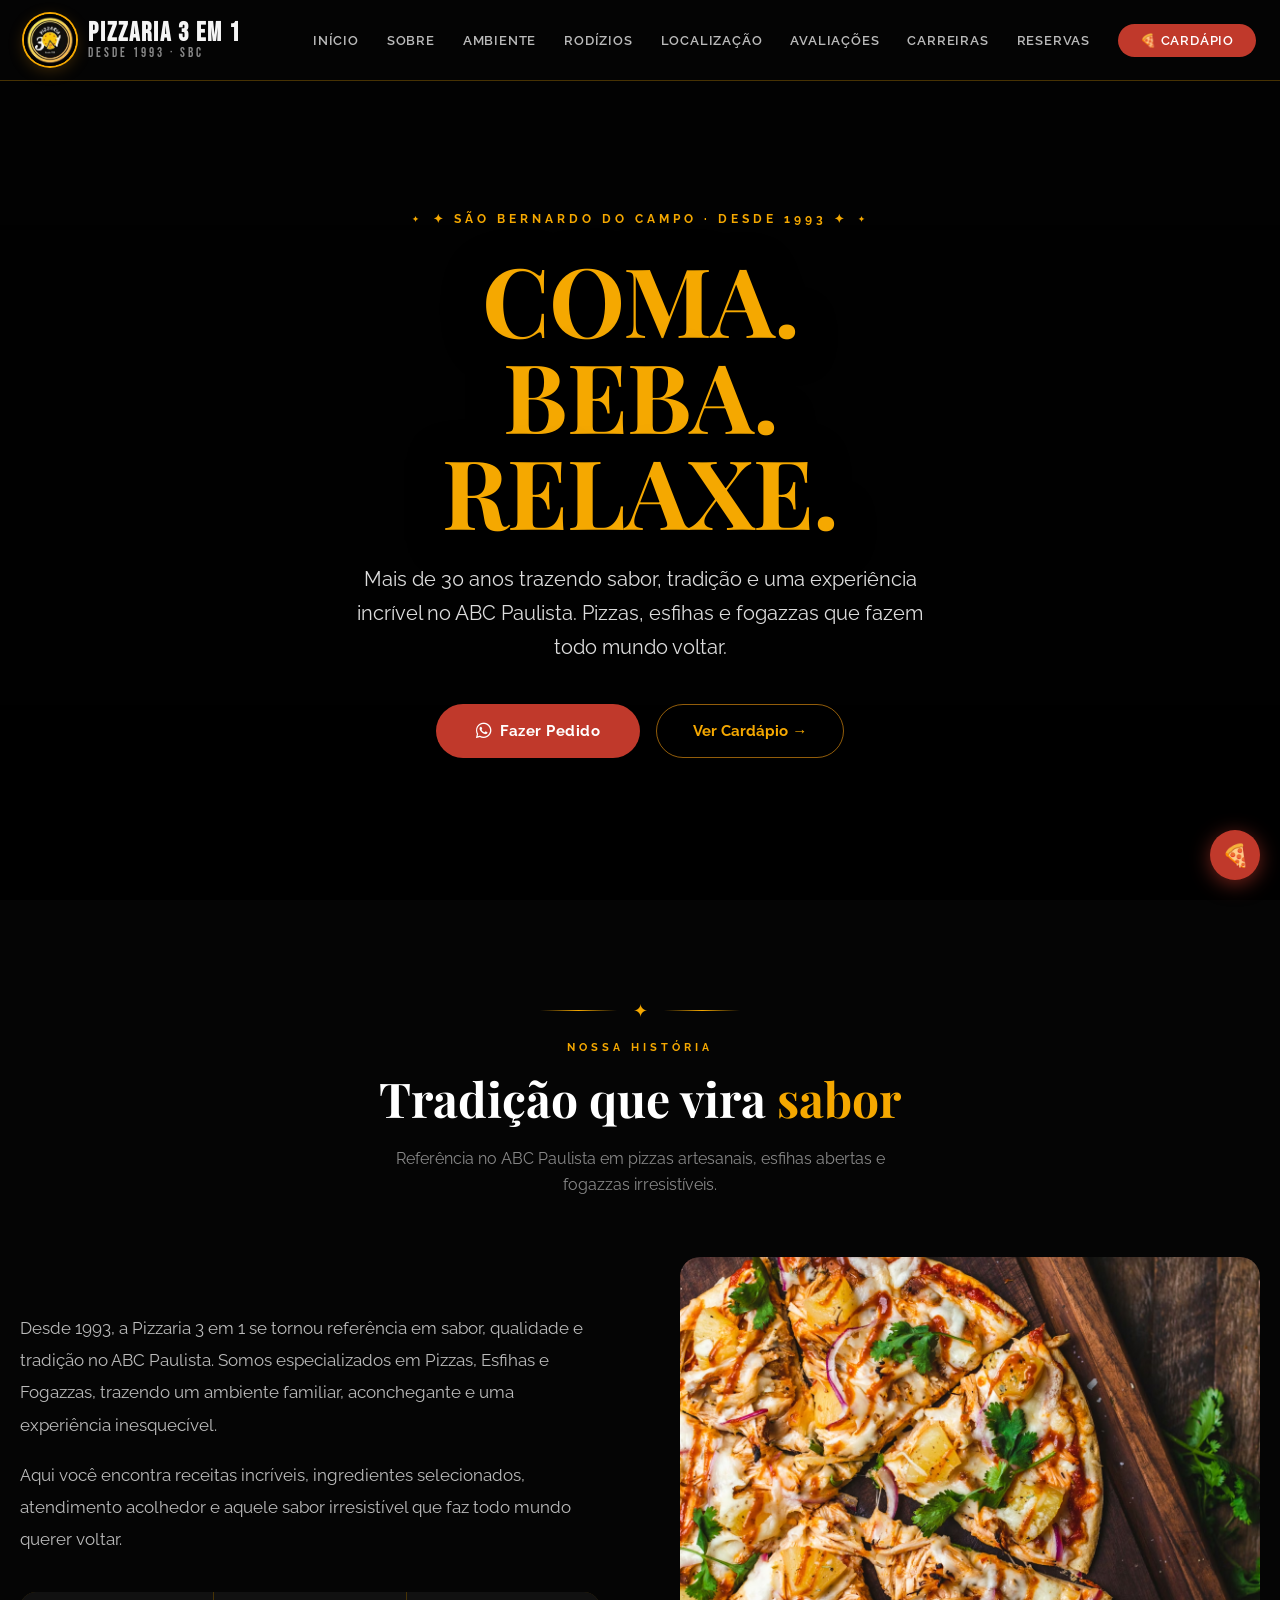
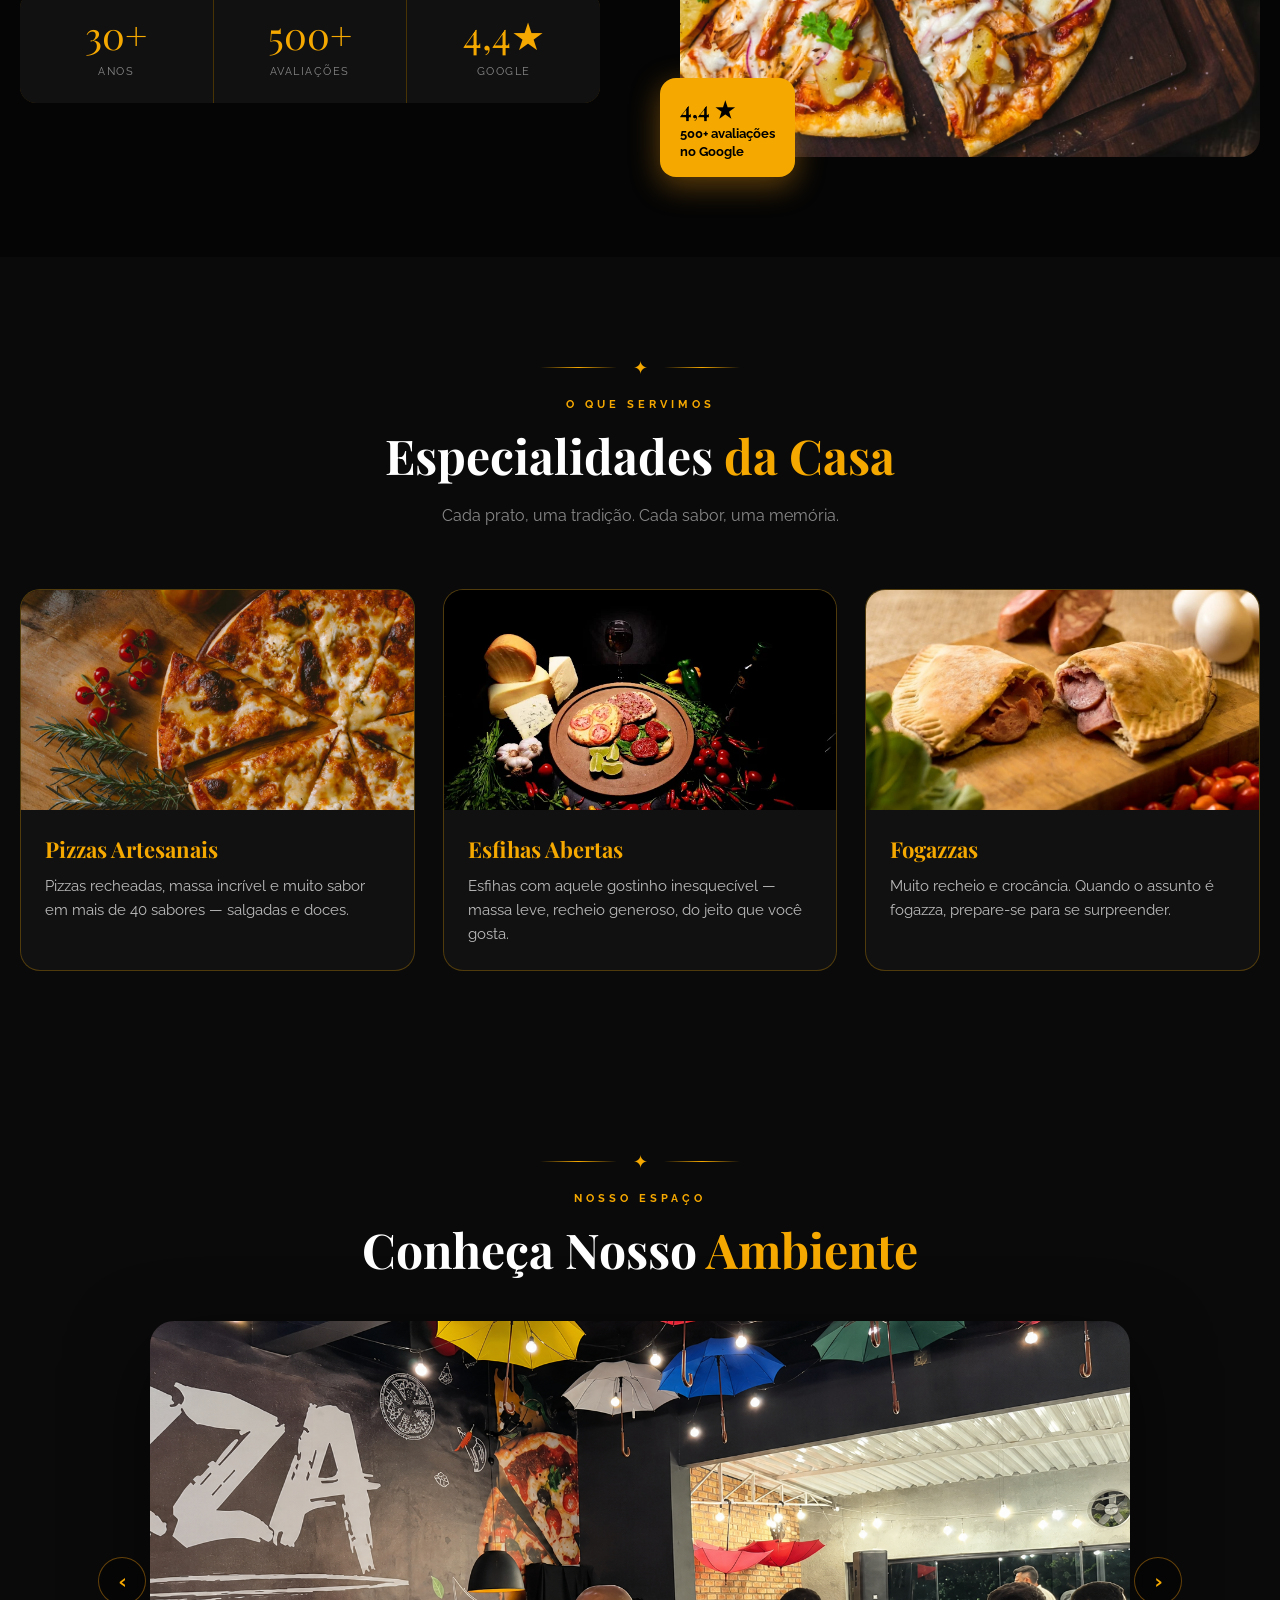
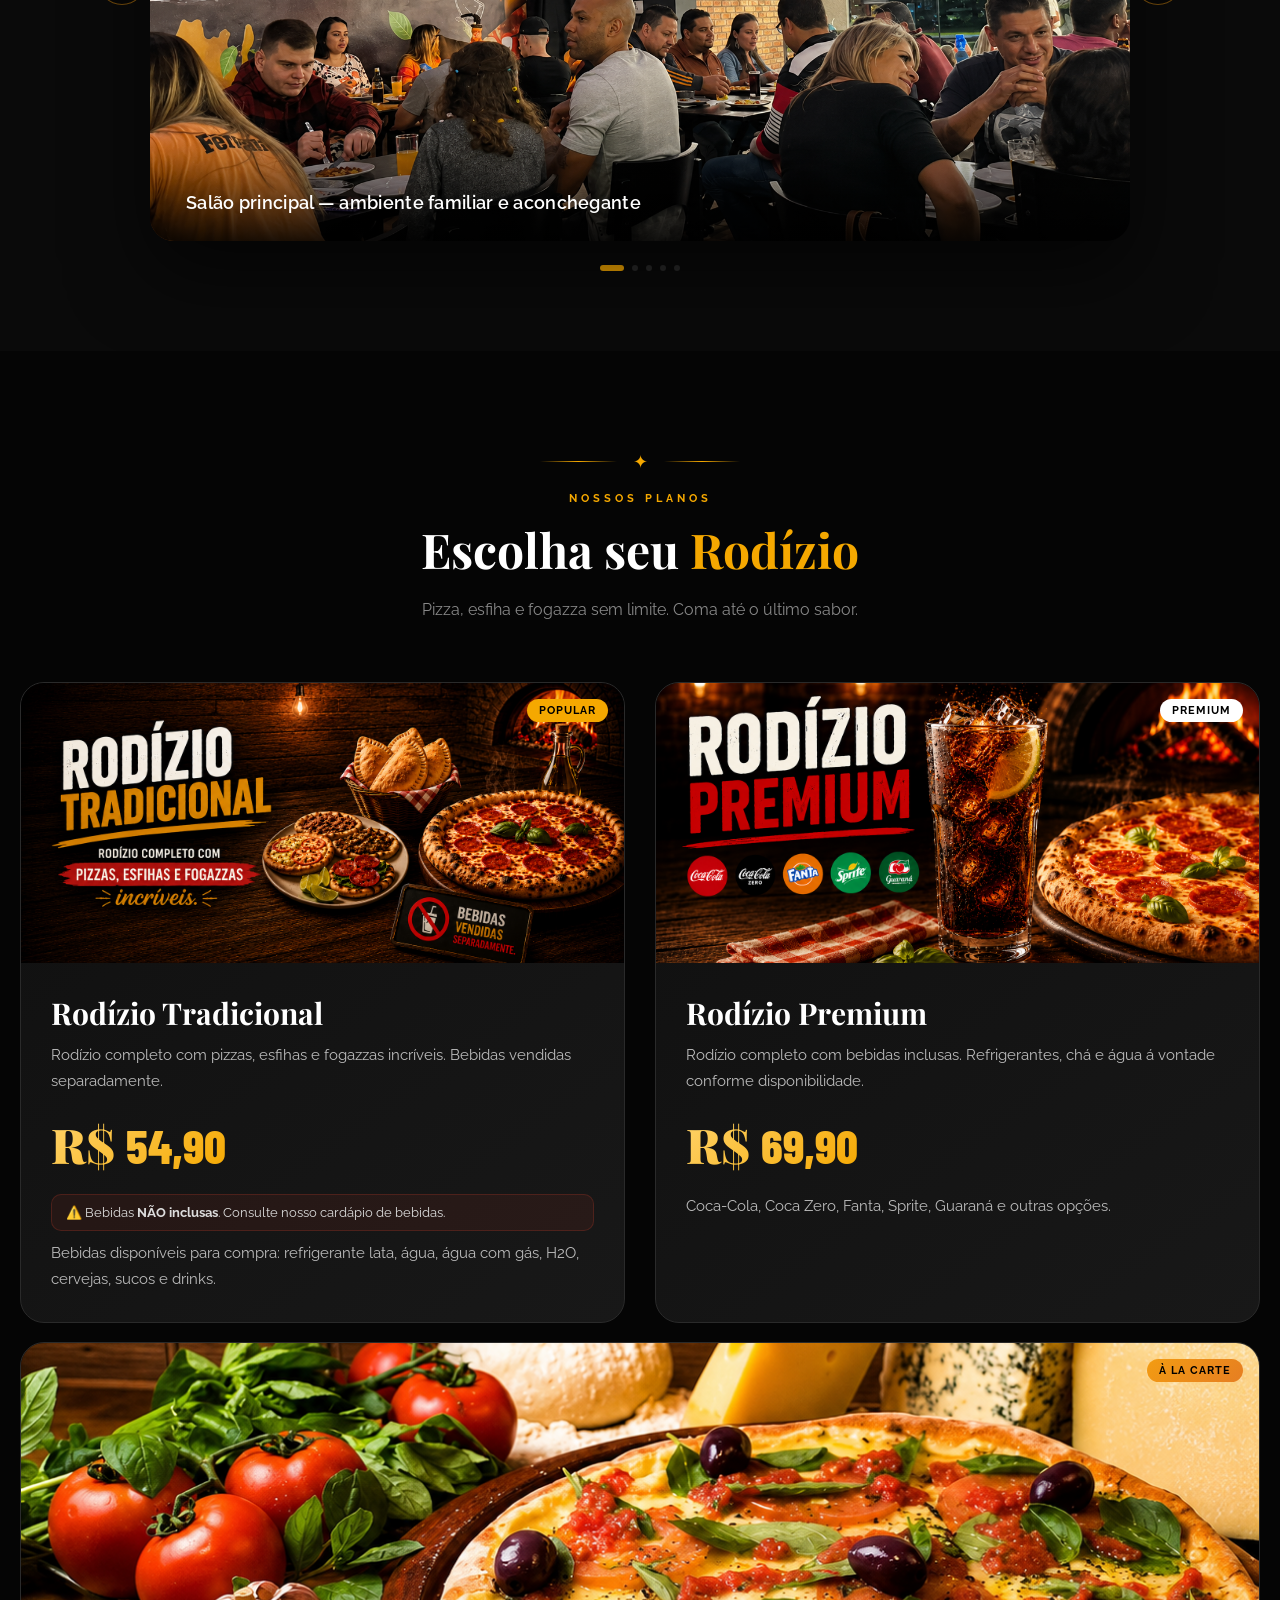
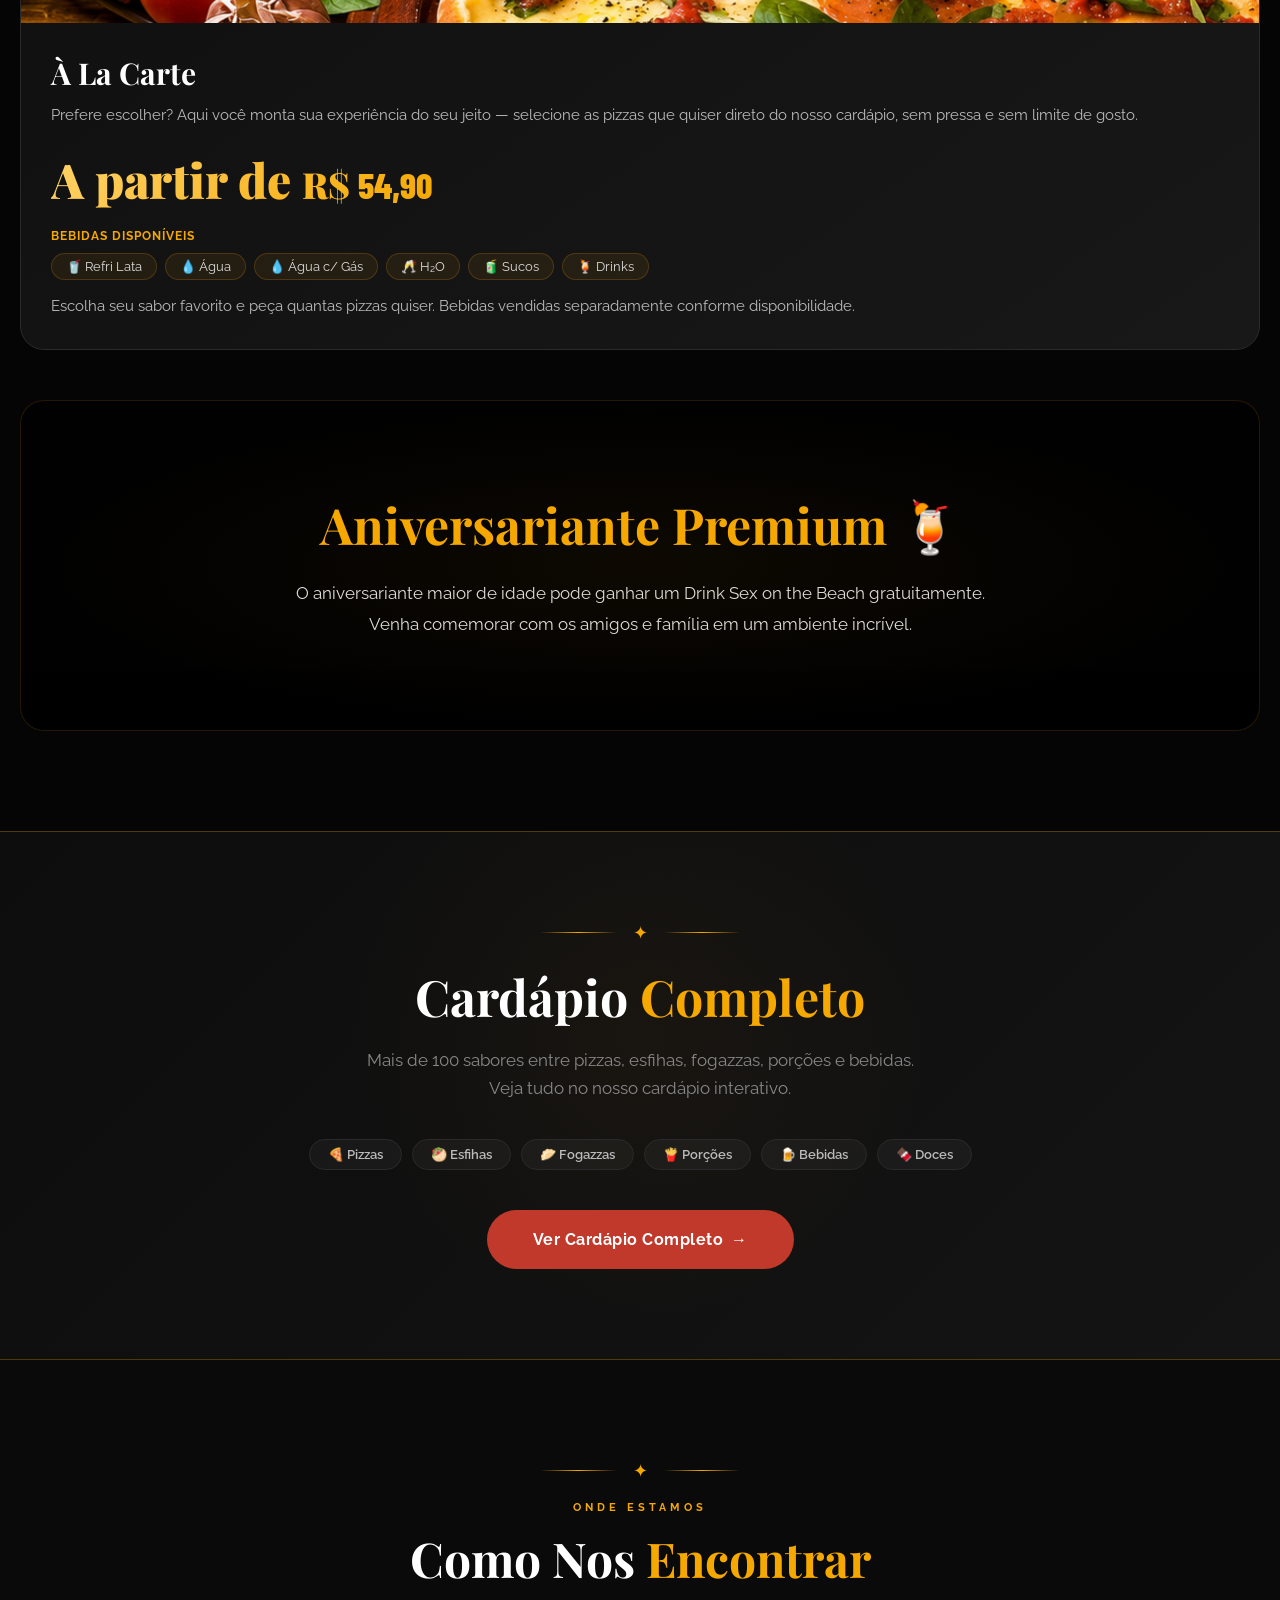
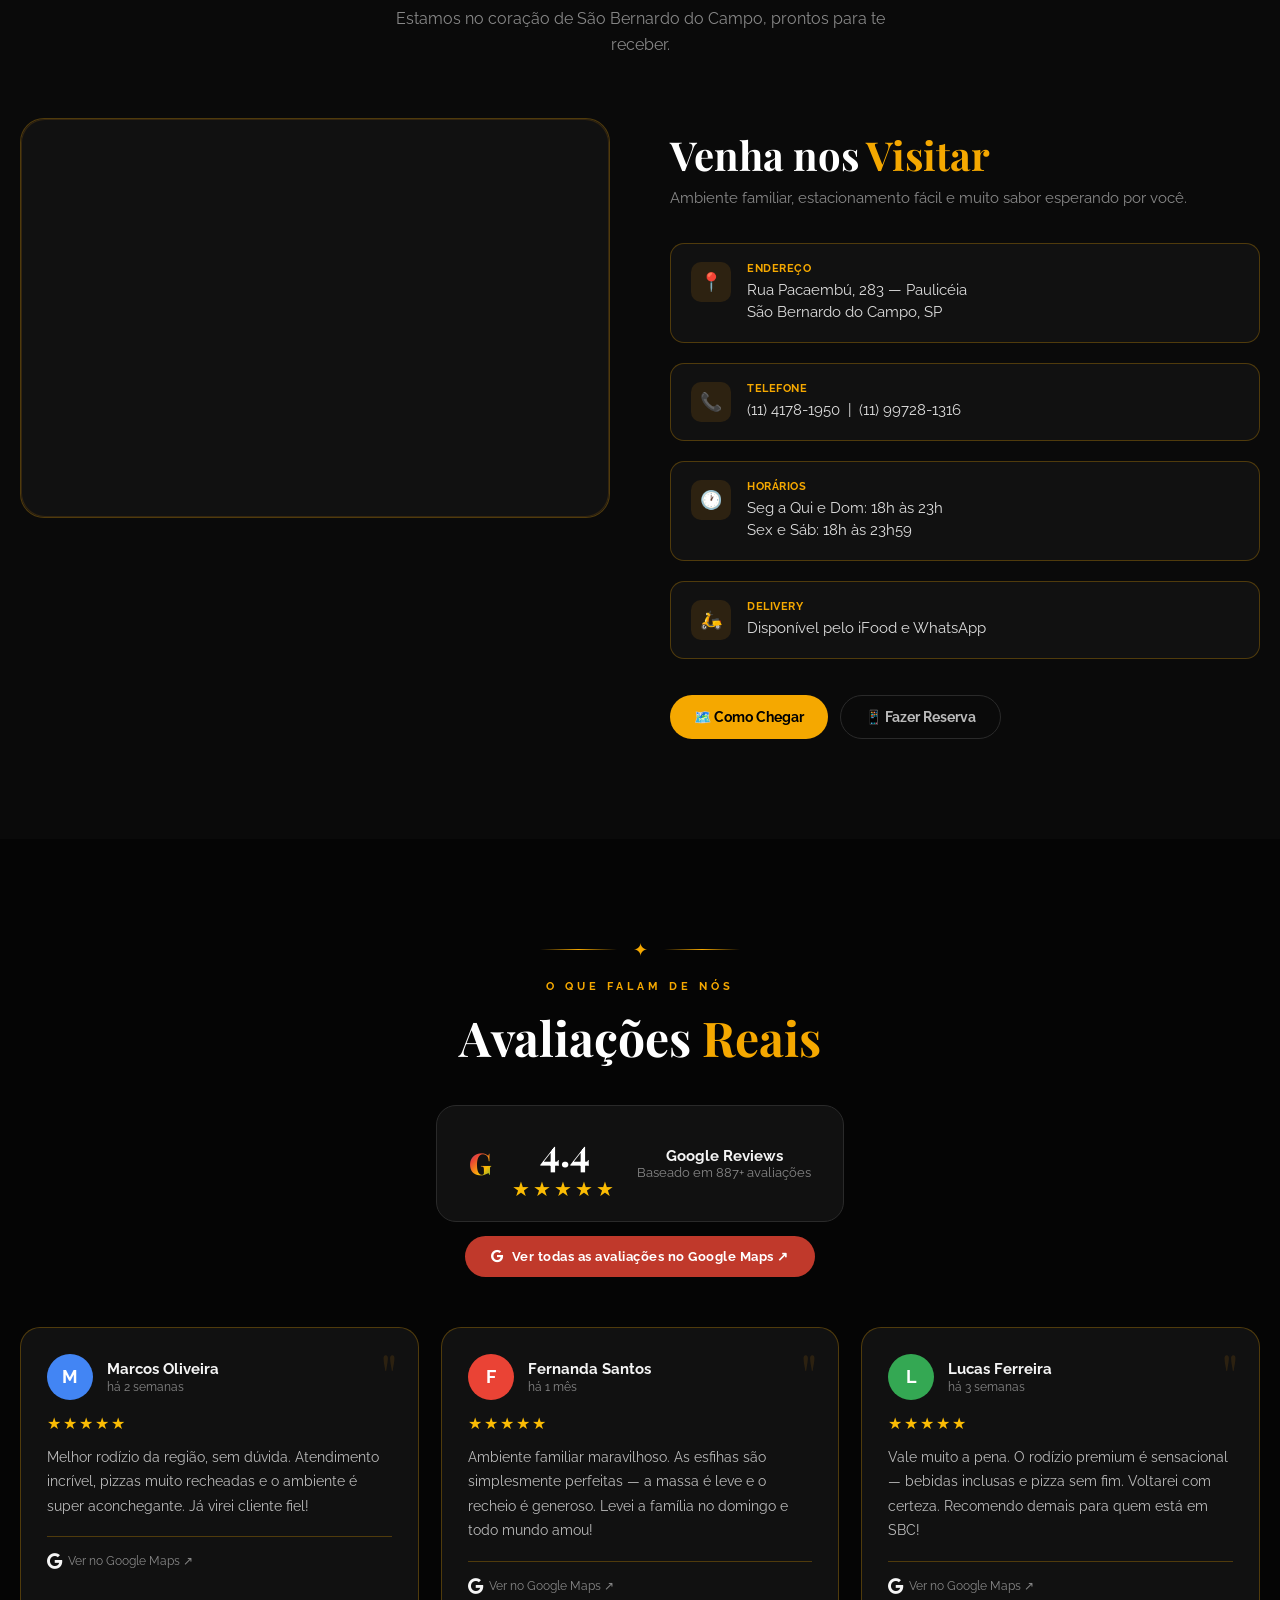
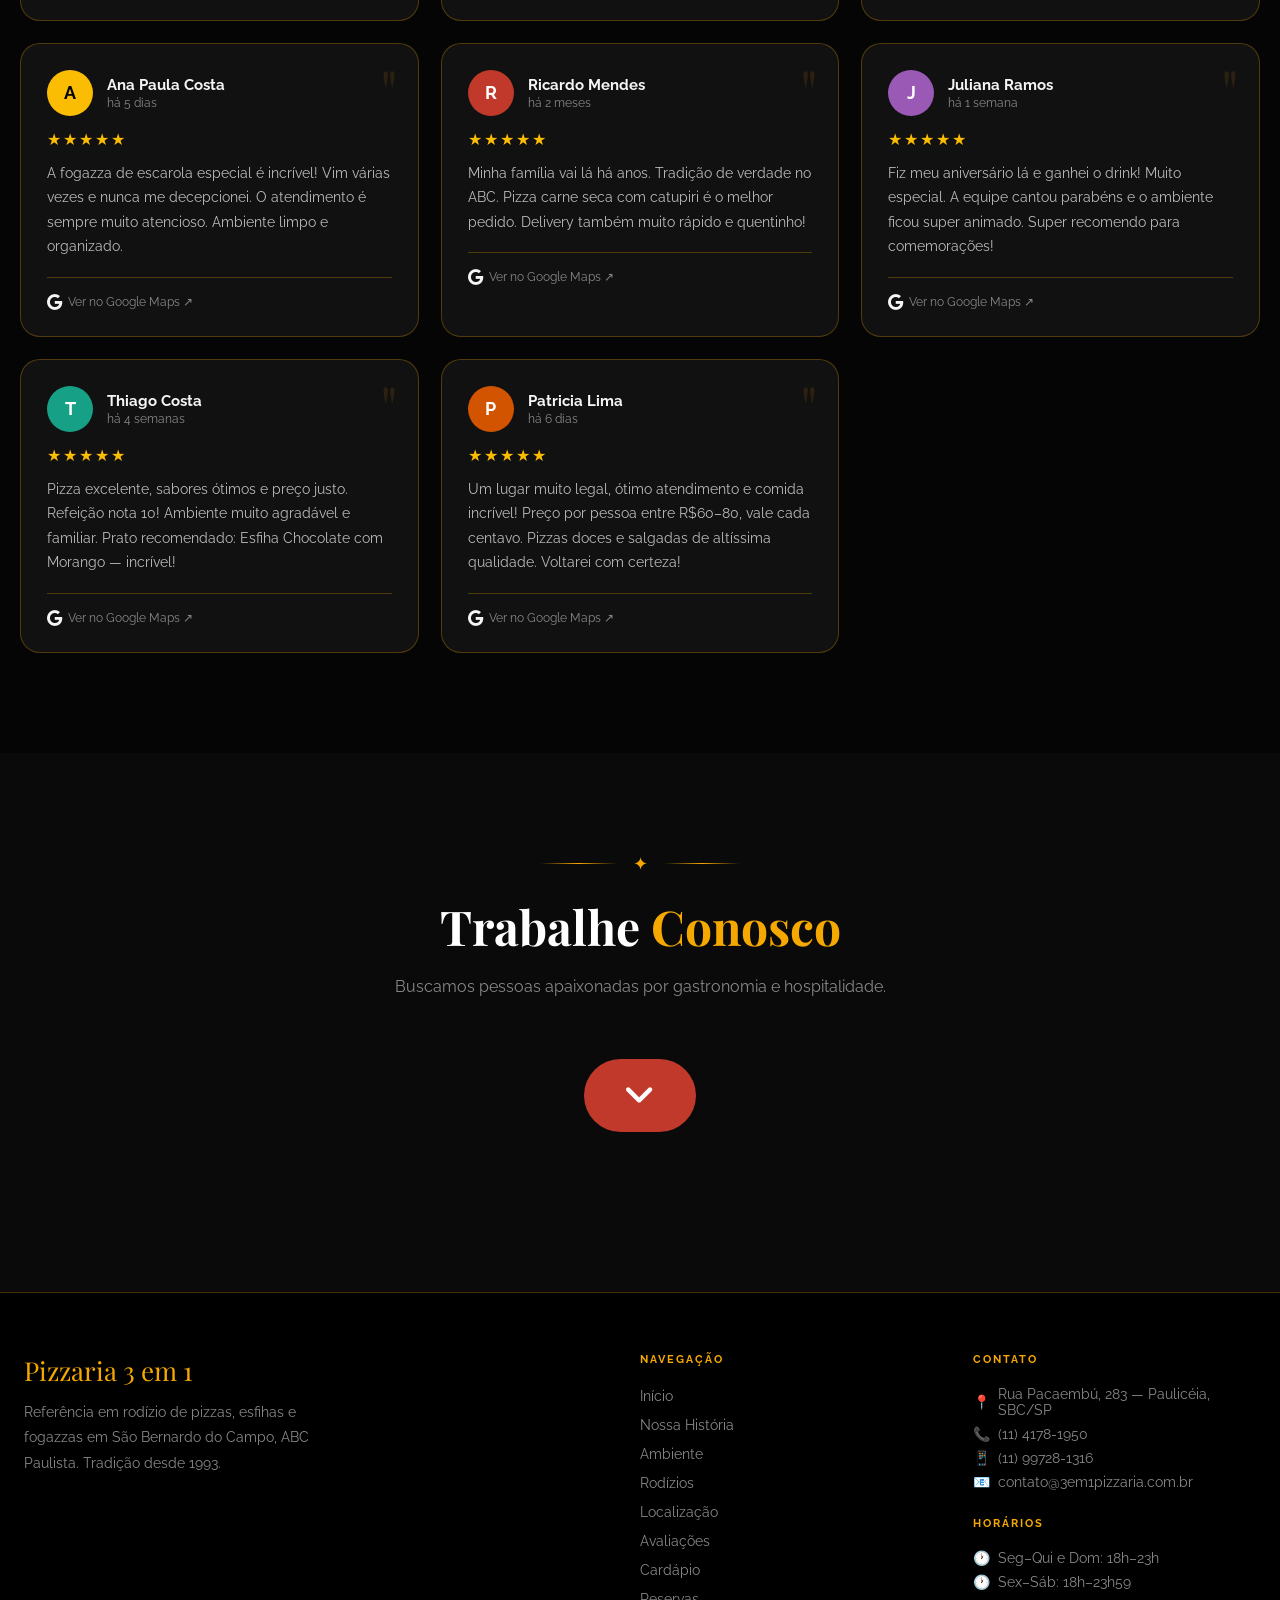
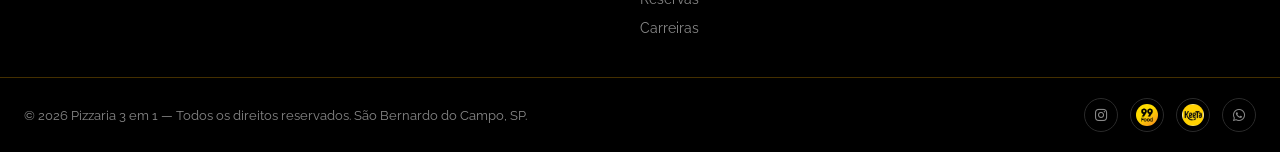
<file: index.html>
<!DOCTYPE html>
<html lang="pt-BR">
<head>
  <meta charset="UTF-8" />
  <meta name="viewport" content="width=device-width, initial-scale=1.0" />
  <!-- Feito por:  -->
  <!-- Ajustes iniciais de informações do site-->
  <title>Pizzaria 3 em 1 | Melhor Rodízio de Pizza em São Bernardo do Campo — ABC Paulista</title>
  <meta name="description" content="A Pizzaria 3 em 1 é referência em rodízio de pizzas, esfihas e fogazzas em São Bernardo do Campo. Mais de 30 anos de tradição no ABC Paulista. Delivery, rodízio e ambiente familiar. (11) 99728-1316.">
  <meta name="keywords" content="pizzaria são bernardo do campo, rodízio pizza ABC paulista, delivery pizza SBC, pizzaria 3 em 1, esfiha são bernardo, fogazza SBC, melhor pizzaria ABC, rodízio pizza paulicéia, pizza delivery são bernardo">
  <meta name="robots" content="index, follow">
  <meta name="author" content="Pizzaria 3 em 1">
  <link rel="canonical" href="https://www.3em1pizzaria.com.br/">

  <!--  OPEN GRAPH  - Prévia do site em compartilhamento -->
  <meta property="og:type" content="restaurant">
  <meta property="og:title" content="Pizzaria 3 em 1 — Coma. Beba. Relaxe. | São Bernardo do Campo">
  <meta property="og:description" content="O melhor rodízio de pizzas, esfihas e fogazzas do ABC Paulista. Mais de 30 anos de tradição em São Bernardo do Campo. Reserve sua mesa!">
  <meta property="og:image" content="https://images.unsplash.com/photo-1513104890138-7c749659a591?q=80&w=1200&auto=format&fit=crop">
  <meta property="og:url" content="https://www.3em1pizzaria.com.br/">
  <meta property="og:site_name" content="Pizzaria 3 em 1">
  <meta property="og:locale" content="pt_BR">

  <!--  TWITTER CARD - Prévia do site em compartilhamento  -->
  <meta name="twitter:card" content="summary_large_image">
  <meta name="twitter:title" content="Pizzaria 3 em 1 — São Bernardo do Campo">
  <meta name="twitter:description" content="O melhor rodízio de pizzas, esfihas e fogazzas do ABC Paulista. Tradição desde 1993.">
  <meta name="twitter:image" content="https://images.unsplash.com/photo-1513104890138-7c749659a591?q=80&w=1200&auto=format&fit=crop">

  <!-- FONTS - Fontes do site  -->
  <link rel="preconnect" href="https://fonts.googleapis.com">
  <link rel="preconnect" href="https://fonts.gstatic.com" crossorigin>
  <link href="https://fonts.googleapis.com/css2?family=Playfair+Display:wght@700;900&family=Raleway:wght@400;600;700&family=Bebas+Neue&family=Barlow+Condensed:wght@700;800&display=swap" rel="stylesheet">

  <!-- LOCAL BUSINESS SCHEMA - Passando dados para o Google melhorar a pesquisa -->
  <script type="application/ld+json">
  {
    "@context": "https://schema.org",
    "@type": "Restaurant",
    "name": "Pizzaria 3 em 1",
    "image": "https://images.unsplash.com/photo-1513104890138-7c749659a591?q=80&w=1200",
    "description": "Pizzaria especializada em rodízio de pizzas, esfihas e fogazzas em São Bernardo do Campo, ABC Paulista.",
    "url": "https://www.3em1pizzaria.com.br",
    "telephone": ["+55-11-4178-1950", "+55-11-99728-1316"],
    "email": "contato@3em1pizzaria.com.br",
    "address": {
      "@type": "PostalAddress",
      "streetAddress": "Rua Pacaembú, 283",
      "addressLocality": "São Bernardo do Campo",
      "addressRegion": "SP",
      "postalCode": "09778-000",
      "addressCountry": "BR"
    },
    "geo": {
      "@type": "GeoCoordinates",
      "latitude": -23.6939,
      "longitude": -46.5649
    },
    "openingHoursSpecification": [
      { "@type": "OpeningHoursSpecification", "dayOfWeek": ["Monday","Tuesday","Wednesday","Thursday","Sunday"], "opens": "18:00", "closes": "23:00" },
      { "@type": "OpeningHoursSpecification", "dayOfWeek": ["Friday","Saturday"], "opens": "18:00", "closes": "23:59" }
    ],
    "servesCuisine": ["Pizza", "Esfiha", "Fogazza", "Comida Brasileira"],
    "priceRange": "$$",
    "aggregateRating": { "@type": "AggregateRating", "ratingValue": "4.4", "reviewCount": "500" },
    "hasMenu": "https://www.3em1pizzaria.com.br/cardapio.html"
  }
  </script>
  <!-- fontawasome - Framework -->
  <link rel="stylesheet" href="https://cdnjs.cloudflare.com/ajax/libs/font-awesome/6.7.2/css/all.min.css" crossorigin="anonymous" referrerpolicy="no-referrer" />
  <!-- Style.css -->
   <link rel="stylesheet" href="CSS/style.css">

  <!-- CORREÇÕES DA RESPONSIVIDADE E FONTE -->
  <!-- Fixer.css -->
   <link rel="stylesheet" href="CSS/fixer.css">
</head>
<body>

<!--  HEADER PREMIUM  -->
<header id="mainHeader" role="banner">
  <nav aria-label="Navegação principal">
    <div class="logo-wrap">
      <a href="#home" aria-label="Voltar ao início">
        <img class="logo-icon" src="imagens/logo.jpg" alt="Logo da Pizzaria 3 em 1">     </a>
      <div class="logo-text" aria-label="Pizzaria 3 em 1">
        <strong class="logo-title">Pizzaria 3 em 1</strong>
        <span class="logo-sub">Desde 1993 · SBC</span>
      </div>
    </div>
<!-- Navegação - Navbar -->
    <div class="nav-links" role="navigation">
      <a href="#home">Início</a>
      <a href="#sobre">Sobre</a>
      <a href="#ambiente">Ambiente</a>
      <a href="#rodizio">Rodízios</a>
      <a href="#localizacao">Localização</a>
      <a href="#avaliacoes">Avaliações</a>
      <a href="#carreiras">Carreiras</a>
      <a href="reserva.html">Reservas</a>
      <a href="cardapio.html" class="nav-cta" aria-label="Ver cardápio completo"><span>🍕 Cardápio</span></a>
      
    </div>
    <!-- Menu Mobile -->
    <button class="pizza-menu-btn" id="pizzaMenuBtn" aria-label="Abrir menu de navegação" aria-expanded="false">
      <span class="pizza-slice" id="pizzaSlice" aria-hidden="true">🍕</span>
    </button>
  </nav>
</header>

<!-- NAV MOBILE -->
<nav class="mobile-nav" id="mobileNav" aria-label="Menu mobile" aria-hidden="true">
  <button class="mobile-nav-close" id="mobileNavClose" aria-label="Fechar menu">✕</button>
  <img class="mobile-nav-logo" src="imagens/logo.jpg" alt="Logo da Pizzaria 3 em 1">
  <a href="#home" class="mobile-link">Início</a>
  <a href="#sobre" class="mobile-link">Sobre</a>
  <a href="#ambiente" class="mobile-link">Ambiente</a>
  <a href="#rodizio" class="mobile-link">Rodízios</a>
  <a href="#localizacao" class="mobile-link">Localização</a>
  <a href="#avaliacoes" class="mobile-link">Avaliações</a>
  <a href="#carreiras" class="mobile-link">Carreiras</a>
  <a href="reserva.html" class="mobile-link">Reservas</a>
  <a href="cardapio.html" class="mobile-link mobile-link-highlight">🍕 Cardápio</a>
</nav>

<!-- ══════════════════════════════════════════
     HERO PREMIUM
══════════════════════════════════════════ -->
<section class="hero" id="home" aria-label="Banner principal">
  <div class="hero-bg" id="heroBg"></div>
  <div class="hero-overlay"></div>
  <div class="hero-content">
    <div class="hero-eyebrow" aria-hidden="true">✦ São Bernardo do Campo · Desde 1993 ✦</div>
    <h1>COMA.<br>BEBA.<br>RELAXE.</h1>
    <p>Mais de 30 anos trazendo sabor, tradição e uma experiência incrível no ABC Paulista. Pizzas, esfihas e fogazzas que fazem todo mundo voltar.</p>
    <div class="hero-btns">
      <a href="https://wa.me/5511997281316?text=Olá! Gostaria de fazer um pedido" class="btn" target="_blank" rel="noopener" aria-label="Fazer pedido via WhatsApp">
       <i class="fa-brands fa-whatsapp btn-icon" aria-hidden="true"></i>
        <span>Fazer Pedido</span>
      </a>
      <a href="cardapio.html" class="btn-outline" aria-label="Ver cardápio completo">Ver Cardápio →</a>
    </div>
  </div>

</section>

<!-- ══════════════════════════════════════════
     SOBRE / HISTÓRIA
══════════════════════════════════════════ -->
<section id="sobre" aria-labelledby="sobre-title">
  <div class="container">
    <div class="gold-divider reveal"><span>✦</span></div>
    <p class="section-label reveal">Nossa história</p>
    <h2 class="title reveal" id="sobre-title">Tradição que vira <em>sabor</em></h2>
    <p class="title-sub reveal">Referência no ABC Paulista em pizzas artesanais, esfihas abertas e fogazzas irresistíveis.</p>

    <div class="about-grid">
      <div class="about-text reveal">
        <p>Desde 1993, a Pizzaria 3 em 1 se tornou referência em sabor, qualidade e tradição no ABC Paulista. Somos especializados em Pizzas, Esfihas e Fogazzas, trazendo um ambiente familiar, aconchegante e uma experiência inesquecível.</p>
        <p>Aqui você encontra receitas incríveis, ingredientes selecionados, atendimento acolhedor e aquele sabor irresistível que faz todo mundo querer voltar.</p>
        <div class="about-stats" role="list">
          <div class="stat" role="listitem">
            <span class="stat-num">30+</span>
            <span class="stat-label">Anos</span>
          </div>
          <div class="stat" role="listitem">
            <span class="stat-num">500+</span>
            <span class="stat-label">Avaliações</span>
          </div>
          <div class="stat" role="listitem">
            <span class="stat-num">4,4★</span>
            <span class="stat-label">Google</span>
          </div>
        </div>
      </div>
      <div class="about-img-wrap reveal reveal-delay-2">
        <img
          class="about-img"
          src="imagens/aboutimage.avif"
          alt="Pizza artesanal suculenta da Pizzaria 3 em 1"
          loading="lazy"
          width="600" height="500"
        >
        <div class="about-img-badge" aria-label="Nota 4,4 no Google">
          <strong>4,4 ★</strong>
          500+ avaliações<br>no Google
        </div>
      </div>
    </div>
  </div>
</section>

<!-- ══════════════════════════════════════════
     ESPECIALIDADES
══════════════════════════════════════════ -->
<section aria-labelledby="esp-title" class="section-alt">
  <div class="container">
    <div class="gold-divider reveal"><span>✦</span></div>
    <p class="section-label reveal">O que servimos</p>
    <h2 class="title reveal" id="esp-title">Especialidades <em>da Casa</em></h2>
    <p class="title-sub reveal">Cada prato, uma tradição. Cada sabor, uma memória.</p>
    <div class="cards">
      <div class="card reveal reveal-delay-1">
        <div class="card-img-wrap">
          <img
            src="imagens/heroback.avif" alt="Pizzas Artesanais da Pizzaria 3 em 1"
            loading="lazy" width="900" height="220"
          >
        </div>
        <div class="card-content">
          <h3>Pizzas Artesanais</h3>
          <p>Pizzas recheadas, massa incrível e muito sabor em mais de 40 sabores — salgadas e doces.</p>
        </div>
      </div>
      <div class="card reveal reveal-delay-2">
        <div class="card-img-wrap">
          <img
            src="imagens/esfihas.webp"
            alt="Esfihas Abertas da Pizzaria 3 em 1"
            loading="lazy" width="400" height="220"
          >
        </div>
        <div class="card-content">
          <h3>Esfihas Abertas</h3>
          <p>Esfihas com aquele gostinho inesquecível — massa leve, recheio generoso, do jeito que você gosta.</p>
        </div>
      </div>
      <div class="card reveal reveal-delay-3">
        <div class="card-img-wrap">
          <img
            src="imagens/fog.webp"
            alt="Fogazzas crocantes da Pizzaria 3 em 1"
            loading="lazy" width="400" height="220"
          >
        </div>
        <div class="card-content">
          <h3>Fogazzas</h3>
          <p>Muito recheio e crocância. Quando o assunto é fogazza, prepare-se para se surpreender.</p>
        </div>
      </div>
    </div>
  </div>
</section>

<!-- ══════════════════════════════════════════
     CARROSSEL DE AMBIENTE
══════════════════════════════════════════ -->
<section class="carousel-section" id="ambiente" aria-labelledby="amb-title">
  <div class="gold-divider reveal"><span>✦</span></div>
  <p class="section-label reveal">Nosso espaço</p>
  <h2 class="title reveal" id="amb-title">Conheça Nosso <em>Ambiente</em></h2>
  <div class="carousel-wrapper">
    <div class="carousel-track-outer">
      <div class="carousel-track" id="carouselTrack" role="list">
        <div class="carousel-slide" role="listitem">
          <img src="imagens/ambiente1.png" alt="Salão principal — ambiente familiar e aconchegante" loading="lazy" width="1100" height="520">
          <div class="carousel-caption">Salão principal — ambiente familiar e aconchegante</div>
        </div>
        <div class="carousel-slide" role="listitem">
          <img src="imagens/ambiente2.png" alt="Mesas e decoração pensadas para o seu conforto" loading="lazy" width="1100" height="520">
          <div class="carousel-caption">Decoração pensada para o seu conforto</div>
        </div>
        <div class="carousel-slide" role="listitem">
          <img src="imagens/ambiente3.avif" alt="Pizzas artesanais saindo do forno" loading="lazy" width="1100" height="520">
          <div class="carousel-caption">Nossas pizzas artesanais saindo do forno</div>
        </div>
        <div class="carousel-slide" role="listitem">
          <img src="imagens/ambiente4.png" alt="Nossa equipe pronta para te receber" loading="lazy" width="1100" height="520">
          <div class="carousel-caption">Nossa equipe pronta para te receber</div>
        </div>
        <div class="carousel-slide" role="listitem">
          <img src="imagens/ambiente5.avif" alt="Esfihas abertas com sabores irresistíveis" loading="lazy" width="1100" height="520">
          <div class="carousel-caption">Esfihas abertas com sabores irresistíveis</div>
        </div>
      </div>
    </div>
    <button class="carousel-btn prev" id="carouselPrev" aria-label="Slide anterior">‹</button>
    <button class="carousel-btn next" id="carouselNext" aria-label="Próximo slide">›</button>
  </div>
  <div class="carousel-dots" id="carouselDots" role="tablist" aria-label="Slides do carrossel"></div>
</section>

<!-- ══════════════════════════════════════════
     RODÍZIOS
══════════════════════════════════════════ -->
<section id="rodizio" aria-labelledby="rod-title">
  <div class="container">
    <div class="gold-divider reveal"><span>✦</span></div>
    <p class="section-label reveal">Nossos planos</p>
    <h2 class="title reveal" id="rod-title">Escolha seu <em>Rodízio</em></h2>
    <p class="title-sub reveal">Pizza, esfiha e fogazza sem limite. Coma até o último sabor.</p>

    <div class="rodizios">
      <div class="rodizio-box reveal reveal-delay-1">
        <div class="rodizio-box-img-wrap">
          <img src="imagens/tradicional.png" alt="Rodízio Tradicional da Pizzaria 3 em 1" loading="lazy" width="600" height="280">
          <span class="rodizio-badge">Popular</span>
        </div>
        <div class="rodizio-content">
          <h3>Rodízio Tradicional</h3>
          <p>Rodízio completo com pizzas, esfihas e fogazzas incríveis. Bebidas vendidas separadamente.</p>
          <div class="price" aria-label="Preço: R$ 54,90">R$ <span class="price-strong">54,90</span></div>
          <div class="rodizio-alert">⚠️ Bebidas <strong>NÃO inclusas</strong>. Consulte nosso cardápio de bebidas.</div>
          <p class="rodizio-drinks">Bebidas disponíveis para compra: refrigerante lata, água, água com gás, H2O, cervejas, sucos e drinks.</p>
        </div>
      </div>
      <div class="rodizio-box reveal reveal-delay-2">
        <div class="rodizio-box-img-wrap">
          <img src="imagens/premium.png" alt="Rodízio Premium da Pizzaria 3 em 1" loading="lazy" width="600" height="280">
          <span class="rodizio-badge rodizio-badge-premium">Premium</span>
        </div>
        <div class="rodizio-content">
          <h3>Rodízio Premium</h3>
          <p>Rodízio completo com bebidas inclusas. Refrigerantes, chá e água á vontade conforme disponibilidade.</p>
          <div class="price" aria-label="Preço: R$ 69,90">R$ <span class="price-strong">69,90</span></div>
          <p class="rodizio-note">Coca-Cola, Coca Zero, Fanta, Sprite, Guaraná e outras opções.</p>
        </div>
      </div>
    </div>

    <br>
    
<div class="rodizio-box reveal reveal-delay-3">
  <div class="rodizio-box-img-wrap">
    <img src="imagens/pizza.png" alt="Pizza à la carte Pizzaria 3 em 1" loading="lazy" width="600" height="280">
    <span class="rodizio-badge rodizio-badge-la-carte">À La Carte</span>
  </div>
  <div class="rodizio-content">
    <h3>À La Carte</h3>
    <p>Prefere escolher? Aqui você monta sua experiência do seu jeito — selecione as pizzas que quiser direto do nosso cardápio, sem pressa e sem limite de gosto.</p>
    <div class="price" aria-label="Pizzas a partir de R$ 54,90">A partir de <span class="price-large">R$&nbsp;<span class="price-strong">54,90</span></span></div>
    <div class="beverage-block">
      <div class="beverage-label">Bebidas disponíveis</div>
      <div class="beverage-chips">
        <span class="beverage-chip">🥤 Refri Lata</span>
        <span class="beverage-chip">💧 Água</span>
        <span class="beverage-chip">💧 Água c/ Gás</span>
        <span class="beverage-chip">🥂 H₂O</span>
        <span class="beverage-chip">🧃 Sucos</span>
        <span class="beverage-chip">🍹 Drinks</span>
      </div>
    </div>
    <p class="menu-card-note">Escolha seu sabor favorito e peça quantas pizzas quiser. Bebidas vendidas separadamente conforme disponibilidade.</p>
  </div>
</div>

    <div class="birthday reveal">
      <h2>Aniversariante Premium 🍹</h2>
      <p>O aniversariante maior de idade pode ganhar um Drink Sex on the Beach gratuitamente. Venha comemorar com os amigos e família em um ambiente incrível.</p>
    </div>
  </div>
</section>

<!-- ══════════════════════════════════════════
     CTA CARDÁPIO
══════════════════════════════════════════ -->
<section class="menu-cta-section" aria-labelledby="cta-title">
  <div class="container reveal">
    <div class="gold-divider"><span>✦</span></div>
    <h2 id="cta-title">Cardápio <em>Completo</em></h2>
    <p>Mais de 100 sabores entre pizzas, esfihas, fogazzas, porções e bebidas. Veja tudo no nosso cardápio interativo.</p>
    <div class="menu-cta-tags">
      <span class="tag">🍕 Pizzas</span>
      <span class="tag">🥙 Esfihas</span>
      <span class="tag">🥟 Fogazzas</span>
      <span class="tag">🍟 Porções</span>
      <span class="tag">🍺 Bebidas</span>
      <span class="tag">🍫 Doces</span>
    </div>
    <a href="cardapio.html" class="btn btn-wide" aria-label="Ver cardápio completo">
      <span>Ver Cardápio Completo</span> →
    </a>
  </div>
</section>

<!-- ══════════════════════════════════════════
     LOCALIZAÇÃO
══════════════════════════════════════════ -->
<section class="location-section" id="localizacao" aria-labelledby="loc-title">
  <div class="container">
    <div class="gold-divider reveal"><span>✦</span></div>
    <p class="section-label reveal text-center">Onde estamos</p>
    <h2 class="title reveal" id="loc-title">Como Nos <em>Encontrar</em></h2>
    <p class="title-sub reveal">Estamos no coração de São Bernardo do Campo, prontos para te receber.</p>
  </div>
  <div class="location-grid">
    <div class="location-map reveal">
      <!-- MAPA COM COORDENADAS REAIS DA RUA PACAEMBÚ, 283 -->
      <iframe
        src="https://www.google.com/maps/embed?pb=!1m18!1m12!1m3!1d3654.2!2d-46.549071!3d-23.682511!2m3!1f0!2f0!3f0!3m2!1i1024!2i768!4f13.1!3m3!1m2!1s0x94ce4486c3acd0c5%3A0x5b7b5e5e5e5e5e5e!2sR.%20Pacaemb%C3%BA%2C%20283%20-%20Pauliceia%2C%20S%C3%A3o%20Bernardo%20do%20Campo%20-%20SP%2C%2009692-040!5e0!3m2!1spt-BR!2sbr!4v1700000000000!5m2!1spt-BR!2sbr"
        title="Localização da Pizzaria 3 em 1 — Rua Pacaembú, 283, São Bernardo do Campo"
        loading="lazy"
        referrerpolicy="no-referrer-when-downgrade"
        allowfullscreen
      ></iframe>
      <div class="location-map-overlay" aria-hidden="true"></div>
    </div>
    <div class="location-info reveal reveal-delay-2">
      <h2>Venha nos <em>Visitar</em></h2>
      <p class="loc-sub">Ambiente familiar, estacionamento fácil e muito sabor esperando por você.</p>
      <div class="loc-items">
        <div class="loc-item">
          <div class="loc-icon" aria-hidden="true">📍</div>
          <div class="loc-text">
            <strong>Endereço</strong>
            <p>Rua Pacaembú, 283 — Paulicéia<br>São Bernardo do Campo, SP</p>
          </div>
        </div>
        <div class="loc-item">
          <div class="loc-icon" aria-hidden="true">📞</div>
          <div class="loc-text">
            <strong>Telefone</strong>
            <p><a href="tel:+551141781950">(11) 4178-1950</a> &nbsp;|&nbsp; <a href="tel:+5511997281316">(11) 99728-1316</a></p>
          </div>
        </div>
        <div class="loc-item">
          <div class="loc-icon" aria-hidden="true">🕐</div>
          <div class="loc-text">
            <strong>Horários</strong>
            <p>Seg a Qui e Dom: 18h às 23h<br>Sex e Sáb: 18h às 23h59</p>
          </div>
        </div>
        <div class="loc-item">
          <div class="loc-icon" aria-hidden="true">🛵</div>
          <div class="loc-text">
            <strong>Delivery</strong>
            <p>Disponível pelo iFood e WhatsApp</p>
          </div>
        </div>
      </div>
      <div class="loc-btns">
        <a href="https://maps.google.com/?q=Rua+Pacaembú+283+São+Bernardo+do+Campo" target="_blank" rel="noopener" class="loc-btn loc-btn-primary" aria-label="Abrir rota no Google Maps">
          🗺️ Como Chegar
        </a>
        <a href="reserva.html" class="loc-btn loc-btn-secondary" aria-label="Fazer reserva">
  📱 Fazer Reserva
</a>
        </a>
      </div>
    </div>
  </div>
</section>

<!-- ══════════════════════════════════════════
     AVALIAÇÕES GOOGLE
══════════════════════════════════════════ -->
<section id="avaliacoes" aria-labelledby="av-title">
  <div class="container">
    <div class="reviews-header reveal">
      <div class="gold-divider"><span>✦</span></div>
      <p class="section-label">O que falam de nós</p>
      <h2 class="title" id="av-title">Avaliações <em>Reais</em></h2>
      <div class="google-rating" role="img" aria-label="Nota 4.4 de 5 no Google, baseado em mais de 887 avaliações">
        <span class="google-logo" aria-hidden="true">G</span>
        <div>
          <div class="g-score" aria-hidden="true">4.4</div>
          <div class="g-stars" aria-hidden="true">★★★★★</div>
        </div>
        <div>
          <div class="review-source-title">Google Reviews</div>
          <div class="g-count">Baseado em 887+ avaliações</div>
        </div>
      </div>
      <div class="review-action">
        <a href="https://www.google.com/maps/search/Pizzaria+3+em+1+Rua+Pacaemb%C3%BA+283+S%C3%A3o+Bernardo+do+Campo/@-23.6939,-46.5649,17z" target="_blank" rel="noopener" class="btn btn-review" aria-label="Ver todas as avaliações no Google Maps">
          <i class="fa-brands fa-google"></i>
          Ver todas as avaliações no Google Maps ↗
        </a>
      </div>
    </div>

    <div class="reviews-grid">
      <a href="https://www.google.com/maps/search/Pizzaria+3+em+1+Rua+Pacaemb%C3%BA+283+S%C3%A3o+Bernardo+do+Campo/@-23.6939,-46.5649,17z" target="_blank" rel="noopener" class="review-card review-link-card reveal reveal-delay-1" aria-label="Ver avaliação de Marcos Oliveira no Google">
        <div class="review-top">
          <div class="review-avatar avatar-blue" aria-hidden="true">M</div>
          <div>
            <div class="review-name">Marcos Oliveira</div>
            <div class="review-date">há 2 semanas</div>
          </div>
        </div>
        <div class="review-stars" aria-label="5 de 5 estrelas">★★★★★</div>
        <p class="review-text">Melhor rodízio da região, sem dúvida. Atendimento incrível, pizzas muito recheadas e o ambiente é super aconchegante. Já virei cliente fiel!</p>
        <div class="review-google-badge">
          <i class="fa-brands fa-google"></i>
          <span>Ver no Google Maps ↗</span>
        </div>
      </a>

      <a href="https://www.google.com/maps/search/Pizzaria+3+em+1+Rua+Pacaemb%C3%BA+283+S%C3%A3o+Bernardo+do+Campo/@-23.6939,-46.5649,17z" target="_blank" rel="noopener" class="review-card review-link-card reveal reveal-delay-2" aria-label="Ver avaliação de Fernanda Santos no Google">
        <div class="review-top">
          <div class="review-avatar avatar-red" aria-hidden="true">F</div>
          <div>
            <div class="review-name">Fernanda Santos</div>
            <div class="review-date">há 1 mês</div>
          </div>
        </div>
        <div class="review-stars" aria-label="5 de 5 estrelas">★★★★★</div>
        <p class="review-text">Ambiente familiar maravilhoso. As esfihas são simplesmente perfeitas — a massa é leve e o recheio é generoso. Levei a família no domingo e todo mundo amou!</p>
        <div class="review-google-badge">
          <i class="fa-brands fa-google"></i>
          <span>Ver no Google Maps ↗</span>
        </div>
      </a>

      <a href="https://www.google.com/maps/search/Pizzaria+3+em+1+Rua+Pacaemb%C3%BA+283+S%C3%A3o+Bernardo+do+Campo/@-23.6939,-46.5649,17z" target="_blank" rel="noopener" class="review-card review-link-card reveal reveal-delay-3" aria-label="Ver avaliação de Lucas Ferreira no Google">
        <div class="review-top">
          <div class="review-avatar avatar-green" aria-hidden="true">L</div>
          <div>
            <div class="review-name">Lucas Ferreira</div>
            <div class="review-date">há 3 semanas</div>
          </div>
        </div>
        <div class="review-stars" aria-label="5 de 5 estrelas">★★★★★</div>
        <p class="review-text">Vale muito a pena. O rodízio premium é sensacional — bebidas inclusas e pizza sem fim. Voltarei com certeza. Recomendo demais para quem está em SBC!</p>
        <div class="review-google-badge">
         <i class="fa-brands fa-google"></i>
          <span>Ver no Google Maps ↗</span>
        </div>
      </a>

      <a href="https://www.google.com/maps/search/Pizzaria+3+em+1+Rua+Pacaemb%C3%BA+283+S%C3%A3o+Bernardo+do+Campo/@-23.6939,-46.5649,17z" target="_blank" rel="noopener" class="review-card review-link-card reveal reveal-delay-1" aria-label="Ver avaliação de Ana Paula Costa no Google">
        <div class="review-top">
          <div class="review-avatar avatar-yellow" aria-hidden="true">A</div>
          <div>
            <div class="review-name">Ana Paula Costa</div>
            <div class="review-date">há 5 dias</div>
          </div>
        </div>
        <div class="review-stars" aria-label="5 de 5 estrelas">★★★★★</div>
        <p class="review-text">A fogazza de escarola especial é incrível! Vim várias vezes e nunca me decepcionei. O atendimento é sempre muito atencioso. Ambiente limpo e organizado.</p>
        <div class="review-google-badge">
        <i class="fa-brands fa-google"></i>
           <span>Ver no Google Maps ↗</span>
        </div>
      </a>

      <a href="https://www.google.com/maps/search/Pizzaria+3+em+1+Rua+Pacaemb%C3%BA+283+S%C3%A3o+Bernardo+do+Campo/@-23.6939,-46.5649,17z" target="_blank" rel="noopener" class="review-card review-link-card reveal reveal-delay-2" aria-label="Ver avaliação de Ricardo Mendes no Google">
        <div class="review-top">
          <div class="review-avatar avatar-dark-red" aria-hidden="true">R</div>
          <div>
            <div class="review-name">Ricardo Mendes</div>
            <div class="review-date">há 2 meses</div>
          </div>
        </div>
        <div class="review-stars" aria-label="5 de 5 estrelas">★★★★★</div>
        <p class="review-text">Minha família vai lá há anos. Tradição de verdade no ABC. Pizza carne seca com catupiri é o melhor pedido. Delivery também muito rápido e quentinho!</p>
        <div class="review-google-badge">
        <i class="fa-brands fa-google"></i>
          <span>Ver no Google Maps ↗</span>
        </div>
      </a>

      <a href="https://www.google.com/maps/search/Pizzaria+3+em+1+Rua+Pacaemb%C3%BA+283+S%C3%A3o+Bernardo+do+Campo/@-23.6939,-46.5649,17z" target="_blank" rel="noopener" class="review-card review-link-card reveal reveal-delay-3" aria-label="Ver avaliação de Juliana Ramos no Google">
        <div class="review-top">
          <div class="review-avatar avatar-purple" aria-hidden="true">J</div>
          <div>
            <div class="review-name">Juliana Ramos</div>
            <div class="review-date">há 1 semana</div>
          </div>
        </div>
        <div class="review-stars" aria-label="5 de 5 estrelas">★★★★★</div>
        <p class="review-text">Fiz meu aniversário lá e ganhei o drink! Muito especial. A equipe cantou parabéns e o ambiente ficou super animado. Super recomendo para comemorações!</p>
        <div class="review-google-badge">
           <i class="fa-brands fa-google"></i>
          <span>Ver no Google Maps ↗</span>
        </div>
      </a>

      <a href="https://www.google.com/maps/search/Pizzaria+3+em+1+Rua+Pacaemb%C3%BA+283+S%C3%A3o+Bernardo+do+Campo/@-23.6939,-46.5649,17z" target="_blank" rel="noopener" class="review-card review-link-card reveal reveal-delay-1" aria-label="Ver avaliação de Thiago Costa no Google">
        <div class="review-top">
          <div class="review-avatar avatar-teal" aria-hidden="true">T</div>
          <div>
            <div class="review-name">Thiago Costa</div>
            <div class="review-date">há 4 semanas</div>
          </div>
        </div>
        <div class="review-stars" aria-label="5 de 5 estrelas">★★★★★</div>
        <p class="review-text">Pizza excelente, sabores ótimos e preço justo. Refeição nota 10! Ambiente muito agradável e familiar. Prato recomendado: Esfiha Chocolate com Morango — incrível!</p>
        <div class="review-google-badge">
           <i class="fa-brands fa-google"></i>
          <span>Ver no Google Maps ↗</span>
        </div>
      </a>

      <a href="https://www.google.com/maps/search/Pizzaria+3+em+1+Rua+Pacaemb%C3%BA+283+S%C3%A3o+Bernardo+do+Campo/@-23.6939,-46.5649,17z" target="_blank" rel="noopener" class="review-card review-link-card reveal reveal-delay-2" aria-label="Ver avaliação de Patricia Lima no Google">
        <div class="review-top">
          <div class="review-avatar avatar-orange" aria-hidden="true">P</div>
          <div>
            <div class="review-name">Patricia Lima</div>
            <div class="review-date">há 6 dias</div>
          </div>
        </div>
        <div class="review-stars" aria-label="5 de 5 estrelas">★★★★★</div>
        <p class="review-text">Um lugar muito legal, ótimo atendimento e comida incrível! Preço por pessoa entre R$60–80, vale cada centavo. Pizzas doces e salgadas de altíssima qualidade. Voltarei com certeza!</p>
        <div class="review-google-badge">
           <i class="fa-brands fa-google"></i>
          <span>Ver no Google Maps ↗</span>
        </div>
      </a>

    </div>
  </div>
</section>

<!-- ══════════════════════════════════════════
     CARREIRAS 
══════════════════════════════════════════ -->
<section id="carreiras" class="section-alt" aria-labelledby="carr-title">
  <div class="container">
    <div class="gold-divider reveal"><span>✦</span></div>
   
    <h2 class="title reveal" id="carr-title">Trabalhe <em>Conosco</em></h2>
    <p class="title-sub reveal">Buscamos pessoas apaixonadas por gastronomia e hospitalidade.</p>
    
    
  <button class="btn-arrow reveal" id="btn-arrow">
  <i class="fa-solid fa-angle-down reveal career-arrow"></i>
</button>

   <div id="content-extra" class="career-extra">
    <p class="section-label reveal">Faça parte do time</p>
     <p class="title-sub reveal">Entre em contato com a nossa equipe pelos seguintes canais.</p>
    <ul class="career-list reveal">
  <li>Currículo em PDF (máx. 5MB)</li>
  <li>Vaga requerida</li>
  <li>Pequeno texto se apresentando</li>
</ul>
     <!-- Botões contato -->
     <div class="contact-btns-wrap" id="email">

       <!-- Email -->
       <button class="contact-btn" aria-label="Enviar e-mail">
         <span class="contact-btn-waves"></span>
         <span class="contact-btn-icon">
           <svg width="18" height="18" viewBox="0 0 24 24" fill="none" stroke="currentColor" stroke-width="2.4" stroke-linecap="round" stroke-linejoin="round"><rect x="2" y="4" width="20" height="16" rx="2"/><path d="m22 7-8.97 5.7a1.94 1.94 0 0 1-2.06 0L2 7"/></svg>
         </span>
         <span class="contact-btn-text">contato@3em1pizzaria.com.br</span>
       </button>

      

     </div>

     <!-- Seletor de vagas -->
     <p class="vagas-titulo">Selecione o(s) serviço(s) que deseja oferecer</p>
     <div class="vagas-grid" id="vagasGrid">
       <span class="vaga-chip"><input type="checkbox" id="v1" value="Recepcionista"><label for="v1">Recepcionista</label></span>
       <span class="vaga-chip"><input type="checkbox" id="v2" value="Garçom"><label for="v2">Garçom</label></span>
       <span class="vaga-chip"><input type="checkbox" id="v3" value="Pizzaiolo"><label for="v3">Pizzaiolo</label></span>
       <span class="vaga-chip"><input type="checkbox" id="v4" value="Ajudante de Cozinha"><label for="v4">Ajudante de Cozinha</label></span>
       <span class="vaga-chip"><input type="checkbox" id="v5" value="Auxiliar de Limpeza"><label for="v5">Auxiliar de Limpeza</label></span>
     </div>

     <!-- Botão WhatsApp dinâmico -->
     <div class="contact-narrow">
       <a class="contact-btn wpp-btn-disabled" id="wppVagaBtn" href="#" target="_blank" rel="noopener" aria-label="Enviar candidatura pelo WhatsApp">
         <span class="contact-btn-waves"></span>
         <span class="contact-btn-icon">
          <i class="fa-brands fa-whatsapp" width="18" height="18" viewBox="0 0 24 24" fill="currentColor"></i>
          </span>
         <span class="contact-btn-text" id="wppVagaTexto">Selecione uma vaga acima</span>
       </a>
     </div>
   </div>
  </div>
</section>
<!-- ══ Script da setinha sectionsets.js ══ -->
 <script src="JS/sectionsets.js"></script>
<!-- ══════════════════════════════════════════
     FOOTER PREMIUM
══════════════════════════════════════════ -->
<footer role="contentinfo">
  <div class="footer-inner">
    <div class="footer-brand">
      <div class="footer-logo">Pizzaria 3 em 1</div>
      <p class="footer-muted">Referência em rodízio de pizzas, esfihas e fogazzas em São Bernardo do Campo, ABC Paulista. Tradição desde 1993.</p>
    </div>
    <div class="footer-col">
      <h4>Navegação</h4>
      <ul>
        <li><a href="#home">Início</a></li>
        <li><a href="#sobre">Nossa História</a></li>
        <li><a href="#ambiente">Ambiente</a></li>
        <li><a href="#rodizio">Rodízios</a></li>
        <li><a href="#localizacao">Localização</a></li>
        <li><a href="#avaliacoes">Avaliações</a></li>
        <li><a href="cardapio.html">Cardápio</a></li>
        <li><a href="reserva.html">Reservas</a></li>
        <li><a href="#carreiras">Carreiras</a></li>
      </ul>
    </div>
    <div class="footer-col">
      <h4>Contato</h4>
      <div class="contact-line">📍 <span>Rua Pacaembú, 283 — Paulicéia, SBC/SP</span></div>
      <div class="contact-line">📞 <a href="tel:+551141781950">(11) 4178-1950</a></div>
      <div class="contact-line">📱 <a href="tel:+5511997281316">(11) 99728-1316</a></div>
      <div class="contact-line">📧 <a href="mailto:contato@3em1pizzaria.com.br">contato@3em1pizzaria.com.br</a></div>
      <br>
      <h4>Horários</h4>
      <div class="contact-line">🕐 <span>Seg–Qui e Dom: 18h–23h</span></div>
      <div class="contact-line">🕐 <span>Sex–Sáb: 18h–23h59</span></div>
    </div>
  </div>
  <div class="footer-bottom">
    <p>© 2026 Pizzaria 3 em 1 — Todos os direitos reservados. São Bernardo do Campo, SP.</p>
    <div class="footer-social-links">
      <a href="https://www.instagram.com/3em1pizzaria/" target="_blank" rel="noopener" aria-label="Instagram da Pizzaria 3 em 1">
      <i class="fa-brands fa-instagram"></i>
      </a>
      <a href="https://oia.99app.com/dlp9/ZMmYIz?share_media=WHATSAPP" target="_blank" rel="noopener" aria-label="99 Food">
      <img class="footer-brand-logo" src="imagens/99food.png" alt="99 Food">
      </a>
      <a href="https://url-eu.mykeeta.com/NKNFW4oz" target="_blank" rel="noopener" aria-label="Keeta">
      <img class="footer-brand-logo" src="imagens/keeta.jfif" alt="Keeta">
      </a>
      <a href="https://wa.me/5511997281316" target="_blank" rel="noopener" aria-label="WhatsApp da Pizzaria 3 em 1">
      <i class="fa-brands fa-whatsapp"></i>
      </a>
    </div>
  </div>
</footer>

<!-- ══ FAB MENU ══ -->
<div class="fab-wrap" role="complementary" aria-label="Ações rápidas">
  <button class="fab-top" id="fabTop" title="Voltar ao topo" aria-label="Voltar ao topo da página">↑</button>
  <div class="fab-socials" id="fabSocials">
    <a class="fab-social-btn fab-99food" href="https://oia.99app.com/dlp9/ZMmYIz?share_media=WHATSAPP" target="_blank" rel="noopener" title="99 Food" aria-label="Pedir pelo 99 Food">
      <img src="imagens/99food.png" alt="99 Food">
    </a>
    <a class="fab-social-btn fab-keeta" href="https://url-eu.mykeeta.com/NKNFW4oz" target="_blank" rel="noopener" title="Keeta" aria-label="Pedir pelo Keeta">
      <img src="imagens/keeta.jfif" alt="Keeta">
    </a>
    <a class="fab-social-btn fab-insta" href="https://www.instagram.com/3em1pizzaria/" target="_blank" rel="noopener" title="Instagram" aria-label="Instagram da Pizzaria 3 em 1">
      <svg viewBox="0 0 24 24" fill="white" aria-hidden="true"><path d="M12 2.163c3.204 0 3.584.012 4.85.07 3.252.148 4.771 1.691 4.919 4.919.058 1.265.069 1.645.069 4.849 0 3.205-.012 3.584-.069 4.849-.149 3.225-1.664 4.771-4.919 4.919-1.266.058-1.644.07-4.85.07-3.204 0-3.584-.012-4.849-.07-3.26-.149-4.771-1.699-4.919-4.92-.058-1.265-.07-1.644-.07-4.849 0-3.204.013-3.583.07-4.849.149-3.227 1.664-4.771 4.919-4.919 1.266-.057 1.645-.069 4.849-.069zM12 0C8.741 0 8.333.014 7.053.072 2.695.272.273 2.69.073 7.052.014 8.333 0 8.741 0 12c0 3.259.014 3.668.072 4.948.2 4.358 2.618 6.78 6.98 6.98C8.333 23.986 8.741 24 12 24c3.259 0 3.668-.014 4.948-.072 4.354-.2 6.782-2.618 6.979-6.98.059-1.28.073-1.689.073-4.948 0-3.259-.014-3.667-.072-4.947-.196-4.354-2.617-6.78-6.979-6.98C15.668.014 15.259 0 12 0zm0 5.838a6.162 6.162 0 100 12.324 6.162 6.162 0 000-12.324zM12 16a4 4 0 110-8 4 4 0 010 8zm6.406-11.845a1.44 1.44 0 100 2.881 1.44 1.44 0 000-2.881z"/></svg>
    </a>
    <a class="fab-social-btn fab-ifood" href="https://www.ifood.com.br/delivery/sao-bernardo-do-campo-sp/pizzaria-3-em-1--pizzas---esfihas-e-fogazzas--pauliceia/15c0d2d4-c24c-49c1-bb92-0055442c9f05?openCart=true" target="_blank" rel="noopener" title="iFood" aria-label="Pedir pelo iFood">
      <span class="ifood-wordmark" aria-hidden="true">iFood</span>
    </a>
    <a class="fab-social-btn fab-wpp" href="https://wa.me/5511997281316?text=Ol%C3%A1!%20Gostaria%20de%20fazer%20um%20pedido" target="_blank" rel="noopener" title="WhatsApp" aria-label="Pedir pelo WhatsApp">
      <svg viewBox="0 0 24 24" fill="white" aria-hidden="true"><path d="M17.472 14.382c-.297-.149-1.758-.867-2.03-.967-.273-.099-.471-.148-.67.15-.197.297-.767.966-.94 1.164-.173.199-.347.223-.644.075-.297-.15-1.255-.463-2.39-1.475-.883-.788-1.48-1.761-1.653-2.059-.173-.297-.018-.458.13-.606.134-.133.298-.347.446-.52.149-.174.198-.298.298-.497.099-.198.05-.371-.025-.52-.075-.149-.669-1.612-.916-2.207-.242-.579-.487-.5-.669-.51-.173-.008-.371-.01-.57-.01-.198 0-.52.074-.792.372-.272.297-1.04 1.016-1.04 2.479 0 1.462 1.065 2.875 1.213 3.074.149.198 2.096 3.2 5.077 4.487.709.306 1.262.489 1.694.625.712.227 1.36.195 1.871.118.571-.085 1.758-.719 2.006-1.413.248-.694.248-1.289.173-1.413-.074-.124-.272-.198-.57-.347m-5.421 7.403h-.004a9.87 9.87 0 01-5.031-1.378l-.361-.214-3.741.982.998-3.648-.235-.374a9.86 9.86 0 01-1.51-5.26c.001-5.45 4.436-9.884 9.888-9.884 2.64 0 5.122 1.03 6.988 2.898a9.825 9.825 0 012.893 6.994c-.003 5.45-4.437 9.884-9.885 9.884m8.413-18.297A11.815 11.815 0 0012.05 0C5.495 0 .16 5.335.157 11.892c0 2.096.547 4.142 1.588 5.945L.057 24l6.305-1.654a11.882 11.882 0 005.683 1.448h.005c6.554 0 11.89-5.335 11.893-11.893a11.821 11.821 0 00-3.48-8.413Z"/></svg>
    </a>
  </div>
  <button class="fab-main" id="fabMain" title="Contatos e redes sociais" aria-label="Abrir menu de contatos" aria-expanded="false">🍕</button>
</div>

<!-- ══════════════════════════════════════════
     Js Principal index.js
══════════════════════════════════════════ -->
<script src="JS/index.js"></script>
</body>
</html>
</file>
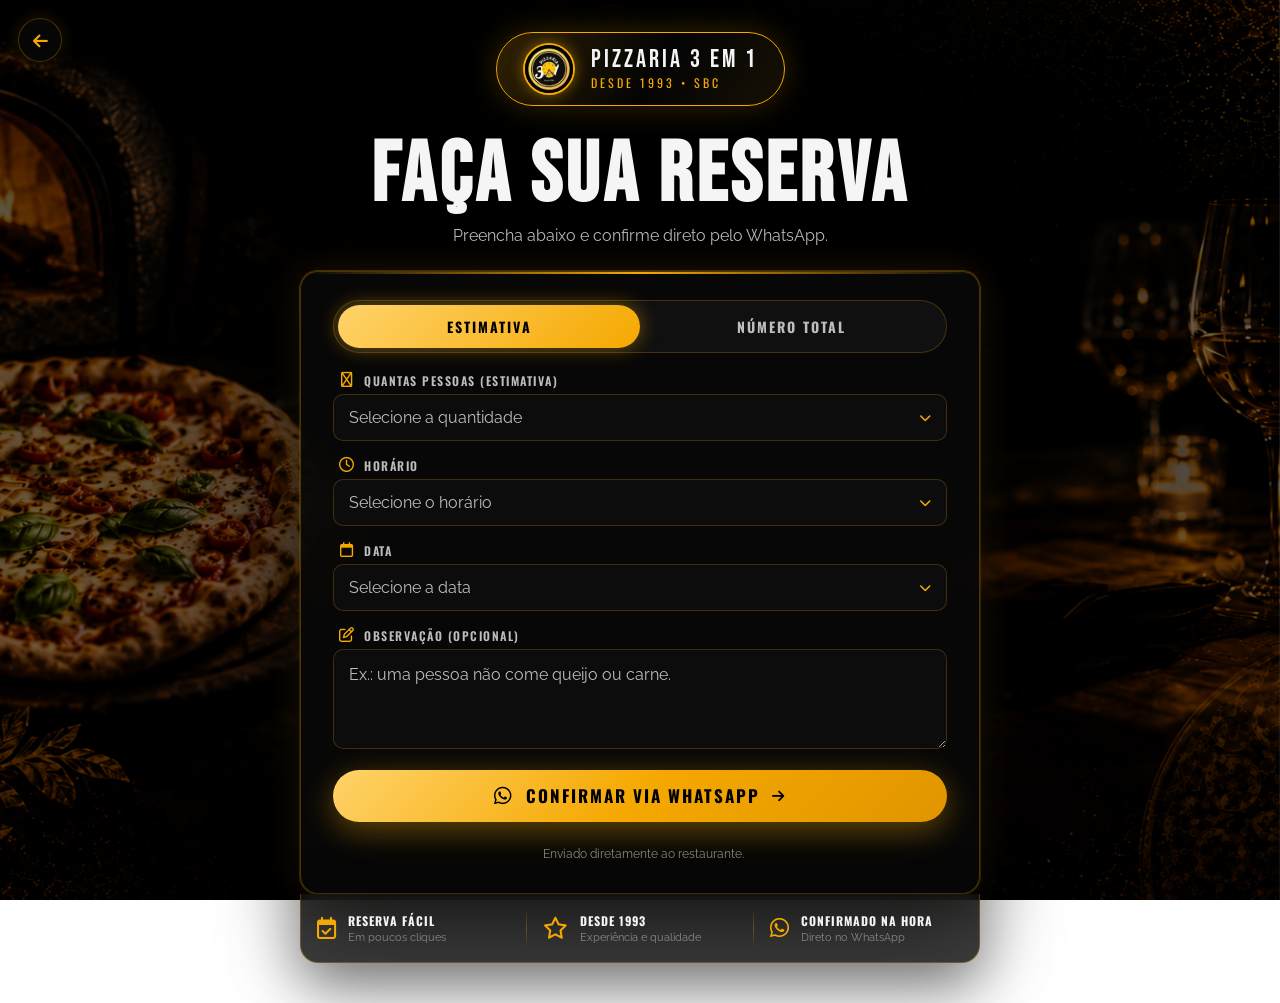
<file: reserva.html>
<!DOCTYPE html>
<html lang="pt-BR">
<head>
  <meta charset="UTF-8"/>
  <meta name="viewport" content="width=device-width, initial-scale=1.0"/>
  <title>Reserva Pizzaria 3 em 1 | São Bernardo do Campo</title>
  <meta name="description" content="Reserve sua mesa na Pizzaria 3 em 1 em São Bernardo do Campo. Informe data, horário e quantidade de pessoas para confirmar pelo WhatsApp.">
  <meta property="og:title" content="Reserva Pizzaria 3 em 1 - São Bernardo do Campo">
  <meta property="og:description" content="Faça sua reserva online e confirme direto pelo WhatsApp.">
  <meta property="og:type" content="website">
  <link rel="preconnect" href="https://fonts.googleapis.com"/>
  <link rel="preconnect" href="https://fonts.gstatic.com" crossorigin/>
  <link href="https://fonts.googleapis.com/css2?family=Bebas+Neue&family=Oswald:wght@400;600;700&family=Raleway:wght@400;500;600;700&display=swap" rel="stylesheet"/>
  <link rel="stylesheet" href="https://cdnjs.cloudflare.com/ajax/libs/font-awesome/6.5.1/css/all.min.css" crossorigin="anonymous"/>
    <link rel="stylesheet" href="CSS/reserva.css"/>

</head>
<body>

<div class="bg-layer" aria-hidden="true"></div>
<div class="bg-overlay" aria-hidden="true"></div>
<div class="particles" aria-hidden="true">
  <span></span><span></span><span></span><span></span><span></span><span></span>
</div>

<button class="back-btn" id="backBtn" type="button" aria-label="Voltar para a página anterior">
  <i class="fa-solid fa-arrow-left"></i>
</button>

<main class="page-wrap">

  <!-- LOGO -->
  <header class="logo-block">
    <div class="logo-inner">
      <img src="imagens/logo.jpg" alt="Logo Pizzaria 3 em 1" class="logo-img"/>
      <div class="logo-text-wrap">
        <span class="logo-name">PIZZARIA 3 EM 1</span>
        <span class="logo-sub">DESDE 1993 &bull; SBC</span>
      </div>
    </div>

  </header>

  <!-- TÍTULO -->
  <section class="hero-title">
    <h1 class="main-title">FA&#199;A SUA RESERVA</h1>
    <p class="main-subtitle">Preencha abaixo e confirme direto pelo WhatsApp.</p>
  </section>

  <!-- CARD -->
  <section class="card-main">

    <!-- TABS -->
    <div class="tab-selector" role="tablist">
      <button class="tab-btn active" data-tab="est" role="tab" aria-selected="true">ESTIMATIVA</button>
      <button class="tab-btn" data-tab="tot" role="tab" aria-selected="false">N&#218;MERO TOTAL</button>
      <div class="tab-track" id="tabTrack"></div>
    </div>

    <!-- PANEL ESTIMATIVA -->
    <div class="tab-panel active" id="panel-est">
      <!-- pessoas -->
      <div class="field">
        <div class="field-label">
          <span class="fi"><i class="fa-regular fa-user-group"></i></span>
          <span class="fl">QUANTAS PESSOAS (ESTIMATIVA)</span>
        </div>
        <div class="fc">
          <div class="sel-wrap people-select">
            <div class="sel-display" id="est-pd" tabindex="0" role="button" aria-haspopup="listbox">
              <span class="sel-txt">Selecione a quantidade</span>
              <i class="fa-solid fa-chevron-down arr"></i>
            </div>
            <div class="sel-drop" id="est-pdrop">
              <div class="sel-inner" id="est-pinner"></div>
            </div>
          </div>
          <input type="hidden" id="est-p" value=""/>
        </div>
      </div>
      <!-- horário -->
      <div class="field">
        <div class="field-label">
          <span class="fi"><i class="fa-regular fa-clock"></i></span>
          <span class="fl">HOR&#193;RIO</span>
        </div>
        <div class="fc">
          <div class="sel-wrap">
            <div class="sel-display" id="est-hd" tabindex="0" role="button" aria-haspopup="listbox">
              <span class="sel-txt">Selecione o hor&#225;rio</span>
              <i class="fa-solid fa-chevron-down arr"></i>
            </div>
            <div class="sel-drop" id="est-hdrop">
              <div class="sel-inner" id="est-hinner"></div>
            </div>
          </div>
          <input type="hidden" id="est-h" value=""/>
        </div>
      </div>
      <!-- data -->
      <div class="field">
        <div class="field-label">
          <span class="fi"><i class="fa-regular fa-calendar"></i></span>
          <span class="fl">DATA</span>
        </div>
        <div class="fc">
          <div class="cal-wrap">
            <div class="cal-display" id="est-dd" tabindex="0" role="button" aria-haspopup="dialog">
              <span class="cal-txt">Selecione a data</span>
              <i class="fa-solid fa-chevron-down arr"></i>
            </div>
            <div class="calendar" id="est-cal"></div>
          </div>
          <input type="hidden" id="est-d" value=""/>
        </div>
      </div>
      <!-- obs -->
      <div class="field">
        <div class="field-label">
          <span class="fi"><i class="fa-regular fa-pen-to-square"></i></span>
          <span class="fl">OBSERVA&#199;&#195;O (OPCIONAL)</span>
        </div>
        <div class="fc textarea">
          <textarea class="finput" id="est-obs" placeholder="Ex.: uma pessoa n&#227;o come queijo ou carne." rows="3"></textarea>
        </div>
      </div>
      <!-- botão -->
      <button class="btn-confirm" data-panel="est">
        <i class="fa-brands fa-whatsapp"></i>
        <span>CONFIRMAR VIA WHATSAPP</span>
        <i class="fa-solid fa-arrow-right btn-arrow-icon"></i>
      </button>
      <p class="sec-text"><i class="fa-regular fa-shield-check"></i> Enviado diretamente ao restaurante.</p>
    </div>

    <!-- PANEL NÚMERO TOTAL -->
    <div class="tab-panel" id="panel-tot">
      <!-- pessoas -->
      <div class="field">
        <div class="field-label">
          <span class="fi"><i class="fa-regular fa-users"></i></span>
          <span class="fl">N&#218;MERO TOTAL DE PESSOAS</span>
        </div>
        <div class="fc">
          <div class="sel-wrap people-select">
            <div class="sel-display" id="tot-pd" tabindex="0" role="button" aria-haspopup="listbox">
              <span class="sel-txt">Selecione a quantidade</span>
              <i class="fa-solid fa-chevron-down arr"></i>
            </div>
            <div class="sel-drop" id="tot-pdrop">
              <div class="sel-inner" id="tot-pinner"></div>
            </div>
          </div>
          <input type="hidden" id="tot-p" value=""/>
        </div>
      </div>
      <!-- horário -->
      <div class="field">
        <div class="field-label">
          <span class="fi"><i class="fa-regular fa-clock"></i></span>
          <span class="fl">HOR&#193;RIO</span>
        </div>
        <div class="fc">
          <div class="sel-wrap">
            <div class="sel-display" id="tot-hd" tabindex="0" role="button" aria-haspopup="listbox">
              <span class="sel-txt">Selecione o hor&#225;rio</span>
              <i class="fa-solid fa-chevron-down arr"></i>
            </div>
            <div class="sel-drop" id="tot-hdrop">
              <div class="sel-inner" id="tot-hinner"></div>
            </div>
          </div>
          <input type="hidden" id="tot-h" value=""/>
        </div>
      </div>
      <!-- data -->
      <div class="field">
        <div class="field-label">
          <span class="fi"><i class="fa-regular fa-calendar"></i></span>
          <span class="fl">DATA</span>
        </div>
        <div class="fc">
          <div class="cal-wrap">
            <div class="cal-display" id="tot-dd" tabindex="0" role="button" aria-haspopup="dialog">
              <span class="cal-txt">Selecione a data</span>
              <i class="fa-solid fa-chevron-down arr"></i>
            </div>
            <div class="calendar" id="tot-cal"></div>
          </div>
          <input type="hidden" id="tot-d" value=""/>
        </div>
      </div>
      <!-- obs -->
      <div class="field">
        <div class="field-label">
          <span class="fi"><i class="fa-regular fa-pen-to-square"></i></span>
          <span class="fl">OBSERVA&#199;&#195;O (OPCIONAL)</span>
        </div>
        <div class="fc textarea">
          <textarea class="finput" id="tot-obs" placeholder="Ex.: uma pessoa estar&#225; com camiseta vermelha." rows="3"></textarea>
        </div>
      </div>
      <!-- botão -->
      <button class="btn-confirm" data-panel="tot">
        <i class="fa-brands fa-whatsapp"></i>
        <span>CONFIRMAR VIA WHATSAPP</span>
        <i class="fa-solid fa-arrow-right btn-arrow-icon"></i>
      </button>
      <p class="sec-text"><i class="fa-regular fa-shield-check"></i> Enviado diretamente ao restaurante.</p>
    </div>

  </section><!-- /card -->

  <!-- INFO BAR -->
  <footer class="info-bar">
    <div class="info-card">
      <span class="info-ico"><i class="fa-regular fa-calendar-check"></i></span>
      <div class="info-text">
        <strong class="info-title">RESERVA F&#193;CIL</strong>
        <span class="info-desc">Em poucos cliques</span>
      </div>
    </div>
    <div class="info-div"></div>
    <div class="info-card">
      <span class="info-ico"><i class="fa-regular fa-star"></i></span>
      <div class="info-text">
        <strong class="info-title">DESDE 1993</strong>
        <span class="info-desc">Experi&#234;ncia e qualidade</span>
      </div>
    </div>
    <div class="info-div"></div>
    <div class="info-card">
      <span class="info-ico"><i class="fa-brands fa-whatsapp"></i></span>
      <div class="info-text">
        <strong class="info-title">CONFIRMADO NA HORA</strong>
        <span class="info-desc">Direto no WhatsApp</span>
      </div>
    </div>
  </footer>

</main>

<!-- TOAST -->
<div class="toast" id="toast">
  <i class="fa-solid fa-circle-check"></i>
  <span id="toast-msg">Abrindo WhatsApp...</span>
</div>

<script src="JS/reserva.js"></script>
</body>
</html>
</file>
<file: CSS/style.css>
/* Style principal */

/* ════════════════════════════════════════
       DESIGN TOKENS
    ════════════════════════════════════════ */
    :root {
      --gold: #f39c12;
      --gold-light: #f5b942;
      --gold-dim: rgba(243,156,18,0.12);
      --red: #c0392b;
      --dark: #050505;
      --dark-2: #0a0a0a;
      --dark-3: #111;
      --card-bg: #111;
      --border: #1e1e1e;
      --border-2: #2a2a2a;
      --text-muted: #888;
      --text-sub: #bbb;
      --header-h: 80px;
      --radius: 20px;
      --transition: 0.3s cubic-bezier(0.4,0,0.2,1);
    }

    /* ════════════════════════════════════════
       RESET & BASE
    ════════════════════════════════════════ */
    *, *::before, *::after { margin: 0; padding: 0; box-sizing: border-box; }
    html { scroll-behavior: smooth; font-size: 16px; }
    body {
      font-family: 'Raleway', sans-serif;
      background: var(--dark);
      color: #fff;
      overflow-x: hidden;
      -webkit-font-smoothing: antialiased;
    }
    a { text-decoration: none; color: inherit; }
    img { display: block; max-width: 100%; }
    button { cursor: pointer; font-family: inherit; }

    /* ════════════════════════════════════════
       SCROLL REVEAL — hidden by default
    ════════════════════════════════════════ */
    .reveal {
      opacity: 0;
      transform: translateY(32px);
      transition: opacity 0.7s var(--transition), transform 0.7s var(--transition);
    }
    .reveal.visible {
      opacity: 1;
      transform: translateY(0);
    }
    .reveal-delay-1 { transition-delay: 0.1s; }
    .reveal-delay-2 { transition-delay: 0.2s; }
    .reveal-delay-3 { transition-delay: 0.3s; }
    .reveal-delay-4 { transition-delay: 0.4s; }

    /* ════════════════════════════════════════
       GOLD DIVIDER
    ════════════════════════════════════════ */
    .gold-divider {
      display: flex;
      align-items: center;
      gap: 16px;
      margin: 0 auto 20px;
      max-width: 200px;
    }
    .gold-divider::before,
    .gold-divider::after {
      content: '';
      flex: 1;
      height: 1px;
      background: linear-gradient(to right, transparent, var(--gold), transparent);
    }
    .gold-divider span { color: var(--gold); font-size: 18px; }

    /* ════════════════════════════════════════
       HEADER PREMIUM
    ════════════════════════════════════════ */
    header {
      position: fixed;
      width: 100%;
      top: 0;
      z-index: 1000;
      background: rgba(5,5,5,0.85);
      border-bottom: 1px solid var(--border);
      backdrop-filter: blur(20px) saturate(180%);
      -webkit-backdrop-filter: blur(20px) saturate(180%);
      transition: padding var(--transition), background var(--transition);
    }
    header.scrolled {
      background: rgba(5,5,5,0.97);
      border-bottom-color: var(--border-2);
    }

    nav {
      max-width: 1300px;
      margin: auto;
      display: flex;
      justify-content: space-between;
      align-items: center;
      padding: 14px 24px;
      transition: padding var(--transition);
    }
    header.scrolled nav { padding: 10px 24px; }

    .logo-wrap {
      display: flex;
      align-items: center;
      gap: 12px;
      animation: logoEntrance 0.8s 0.1s cubic-bezier(0.34,1.56,0.64,1) both;
    }
    @keyframes logoEntrance {
      from { opacity: 0; transform: translateX(-28px) scale(0.8); }
      to   { opacity: 1; transform: translateX(0) scale(1); }
    }
    .logo-icon {
      width: 52px; height: 52px; flex-shrink: 0;
      border-radius: 50%;
      object-fit: cover;
      box-shadow: 0 0 0 2px var(--gold), 0 4px 16px rgba(243,156,18,0.25);
      transition: transform var(--transition), box-shadow var(--transition);
      pointer-events: auto;
    }
    .logo-icon:hover {
      transform: rotate(-6deg) scale(1.07);
      box-shadow: 0 0 0 3px var(--gold), 0 6px 24px rgba(243,156,18,0.45);
    }
    .logo-text span {
      display: block;
      font-size: 13px;
      color: var(--text-muted);
      font-family: 'Bebas Neue', sans-serif;
      font-weight: 400;
      letter-spacing: 3px;
      text-transform: uppercase;
      line-height: 1;
    }

    /* ── Bebas Neue aplicado em TODOS os tamanhos ── */
    .logo-text {
      font-family: 'Bebas Neue', sans-serif !important;
      font-size: 22px;
      letter-spacing: 2px;
      line-height: 1;
    }
    @media (min-width: 769px) {
      .logo-text {
        font-size: 26px;
      }
    }

    .nav-links {
      display: flex;
      gap: 28px;
      align-items: center;
    }
    .nav-links a {
      color: var(--text-sub);
      font-weight: 600;
      font-size: 13px;
      letter-spacing: 0.8px;
      transition: color var(--transition);
      text-transform: uppercase;
      position: relative;
    }
    .nav-links a::after {
      content: '';
      position: absolute;
      bottom: -3px;
      left: 0;
      width: 0;
      height: 1px;
      background: var(--gold);
      transition: width var(--transition);
    }
    .nav-links a:hover { color: var(--gold); }
    .nav-links a:hover::after { width: 100%; }

    .nav-cta {
      background: var(--red) !important;
      color: #fff !important;
      padding: 9px 22px !important;
      border-radius: 30px;
      font-size: 13px;
      position: relative;
      overflow: hidden;
    }
    .nav-cta::after { display: none !important; }
    .nav-cta::before {
      content: '';
      position: absolute;
      inset: 0;
      background: var(--gold);
      transform: scaleX(0);
      transform-origin: left;
      transition: transform 0.3s ease;
      z-index: 0;
    }
    .nav-cta:hover::before { transform: scaleX(1); }
    .nav-cta:hover { color: #000 !important; }
    .nav-cta span { position: relative; z-index: 1; }

    /* Mobile button */
    .pizza-menu-btn {
      display: none;
      background: none;
      border: none;
      font-size: 28px;
      line-height: 1;
      padding: 6px;
      transition: transform var(--transition);
    }
    .pizza-menu-btn:hover { transform: rotate(-10deg) scale(1.1); }

    /* ════════════════════════════════════════
       PIZZA MENU BUTTON — animated
    ════════════════════════════════════════ */
    .pizza-menu-btn {
      display: none;
      background: none;
      border: 2px solid transparent;
      border-radius: 50%;
      padding: 6px;
      width: 46px; height: 46px;
      align-items: center;
      justify-content: center;
      transition: border-color 0.3s, background 0.3s, transform 0.4s cubic-bezier(0.34,1.56,0.64,1);
      position: relative;
      overflow: hidden;
    }
    .pizza-menu-btn::before {
      content: '';
      position: absolute;
      inset: 0;
      border-radius: 50%;
      background: radial-gradient(circle, rgba(243,156,18,0.15) 0%, transparent 70%);
      opacity: 0;
      transition: opacity 0.3s;
    }
    .pizza-menu-btn:hover {
      border-color: var(--gold);
      background: rgba(243,156,18,0.08);
      transform: rotate(-8deg) scale(1.1);
    }
    .pizza-menu-btn:hover::before { opacity: 1; }
    .pizza-menu-btn.is-open {
      border-color: var(--gold);
      background: rgba(243,156,18,0.12);
    }

    @keyframes pizzaSpin {
      0%   { transform: rotate(0deg) scale(1); }
      30%  { transform: rotate(-20deg) scale(1.25); }
      60%  { transform: rotate(380deg) scale(0.9); }
      80%  { transform: rotate(350deg) scale(1.08); }
      100% { transform: rotate(360deg) scale(1); }
    }
    @keyframes pizzaClose {
      0%   { transform: rotate(0deg) scale(1); }
      40%  { transform: rotate(180deg) scale(0.7); }
      70%  { transform: rotate(340deg) scale(1.15); }
      100% { transform: rotate(360deg) scale(1); }
    }
    .pizza-slice {
      display: inline-block;
      font-size: 24px;
      line-height: 1;
      transform-origin: center;
    }
    .pizza-slice.spin { animation: pizzaSpin 0.65s cubic-bezier(0.22,1,0.36,1) forwards; }
    .pizza-slice.close { animation: pizzaClose 0.5s cubic-bezier(0.22,1,0.36,1) forwards; }

    /* ════════════════════════════════════════
       MOBILE NAV — full-screen animated
    ════════════════════════════════════════ */
    @keyframes navBgIn {
      from { opacity: 0; clip-path: circle(0% at calc(100% - 40px) 36px); }
      to   { opacity: 1; clip-path: circle(150% at calc(100% - 40px) 36px); }
    }
    @keyframes navBgOut {
      from { opacity: 1; clip-path: circle(150% at calc(100% - 40px) 36px); }
      to   { opacity: 0; clip-path: circle(0% at calc(100% - 40px) 36px); }
    }
    @keyframes navLinkIn {
      from { opacity: 0; transform: translateX(40px); }
      to   { opacity: 1; transform: translateX(0); }
    }
    @keyframes navLogoIn {
      from { opacity: 0; transform: scale(0.6) rotate(-20deg); }
      to   { opacity: 1; transform: scale(1) rotate(0deg); }
    }

    .mobile-nav {
      display: flex;
      position: fixed;
      inset: 0;
      background: rgba(5,5,5,0.98);
      z-index: 2000;
      flex-direction: column;
      align-items: center;
      justify-content: center;
      gap: 8px;
      backdrop-filter: blur(24px);
      opacity: 0;
      pointer-events: none;
      clip-path: circle(0% at calc(100% - 40px) 36px);
      transition: none;
    }
    .mobile-nav.open {
      opacity: 1;
      pointer-events: all;
      animation: navBgIn 0.6s cubic-bezier(0.22,1,0.36,1) forwards;
    }
    .mobile-nav.closing {
      animation: navBgOut 0.45s cubic-bezier(0.55,0,1,0.45) forwards;
      pointer-events: none;
    }

    .mobile-nav-logo {
      width: 80px; height: 80px;
      border-radius: 50%;
      object-fit: cover;
      box-shadow: 0 0 0 3px var(--gold), 0 8px 32px rgba(243,156,18,0.4);
      margin-bottom: 16px;
      opacity: 0;
    }
    .mobile-nav.open .mobile-nav-logo {
      animation: navLogoIn 0.55s 0.25s cubic-bezier(0.34,1.56,0.64,1) forwards;
    }

    .mobile-nav a {
      font-family: 'Playfair Display', serif;
      font-size: 30px;
      color: #fff;
      opacity: 0;
      position: relative;
      padding: 6px 0;
      transition: color 0.25s, letter-spacing 0.25s;
    }
    .mobile-nav a::after {
      content: '';
      position: absolute;
      bottom: 0; left: 50%;
      width: 0; height: 2px;
      background: var(--gold);
      transition: width 0.3s, left 0.3s;
    }
    .mobile-nav a:hover { color: var(--gold); letter-spacing: 2px; }
    .mobile-nav a:hover::after { width: 100%; left: 0; }

    .mobile-nav.open a:nth-child(2)  { animation: navLinkIn 0.4s 0.30s cubic-bezier(0.22,1,0.36,1) forwards; }
    .mobile-nav.open a:nth-child(3)  { animation: navLinkIn 0.4s 0.36s cubic-bezier(0.22,1,0.36,1) forwards; }
    .mobile-nav.open a:nth-child(4)  { animation: navLinkIn 0.4s 0.42s cubic-bezier(0.22,1,0.36,1) forwards; }
    .mobile-nav.open a:nth-child(5)  { animation: navLinkIn 0.4s 0.48s cubic-bezier(0.22,1,0.36,1) forwards; }
    .mobile-nav.open a:nth-child(6)  { animation: navLinkIn 0.4s 0.54s cubic-bezier(0.22,1,0.36,1) forwards; }
    .mobile-nav.open a:nth-child(7)  { animation: navLinkIn 0.4s 0.60s cubic-bezier(0.22,1,0.36,1) forwards; }
    .mobile-nav.open a:nth-child(8)  { animation: navLinkIn 0.4s 0.66s cubic-bezier(0.22,1,0.36,1) forwards; }
    .mobile-nav.open a:nth-child(9)  { animation: navLinkIn 0.4s 0.72s cubic-bezier(0.22,1,0.36,1) forwards; }
    .mobile-nav.open a:nth-child(10) { animation: navLinkIn 0.4s 0.78s cubic-bezier(0.22,1,0.36,1) forwards; }

    .mobile-nav-close {
      position: absolute;
      top: 20px; right: 24px;
      font-size: 32px;
      background: none;
      border: 2px solid rgba(243,156,18,0.3);
      border-radius: 50%;
      width: 44px; height: 44px;
      color: var(--gold);
      display: flex; align-items: center; justify-content: center;
      transition: background 0.25s, transform 0.3s, border-color 0.25s;
      cursor: pointer;
    }
    .mobile-nav-close:hover {
      background: rgba(243,156,18,0.15);
      border-color: var(--gold);
      transform: rotate(90deg) scale(1.1);
    }

    /* ════════════════════════════════════════
       HERO PREMIUM
    ════════════════════════════════════════ */
    .hero {
      height: 100vh;
      min-height: 600px;
      position: relative;
      display: flex;
      align-items: center;
      justify-content: center;
      text-align: center;
      padding: calc(var(--header-h) + 24px) 20px 40px;
      overflow: hidden;
    }
    .hero-bg {
      position: absolute;
      inset: 0;
      background-image: url('https://images.unsplash.com/photo-1513104890138-7c749659a591?q=80&w=1600&auto=format&fit=crop');
      background-size: cover;
      background-position: center;
      transform: scale(1.06);
      transition: transform 8s ease-out;
      will-change: transform;
    }
    .hero-bg.loaded { transform: scale(1); }
    .hero-overlay {
      position: absolute;
      inset: 0;
      background: linear-gradient(
        to bottom,
        rgba(0,0,0,0.5) 0%,
        rgba(0,0,0,0.7) 50%,
        rgba(0,0,0,0.88) 100%
      );
    }
    .hero-content {
      position: relative;
      z-index: 2;
      max-width: 820px;
    }
    .hero-eyebrow {
      display: inline-flex;
      align-items: center;
      gap: 10px;
      color: var(--gold);
      font-size: 12px;
      font-weight: 700;
      letter-spacing: 4px;
      text-transform: uppercase;
      margin-bottom: 24px;
      opacity: 0;
      animation: fadeUp 0.8s 0.3s forwards;
    }
    .hero-eyebrow::before,
    .hero-eyebrow::after { content: '✦'; font-size: 8px; }

    .hero-content h1 {
      font-family: 'Playfair Display', serif;
      font-size: clamp(52px, 9vw, 96px);
      color: var(--gold);
      line-height: 1;
      letter-spacing: -1px;
      text-shadow: 0 4px 40px rgba(0,0,0,0.8);
      opacity: 0;
      animation: fadeUp 0.9s 0.5s forwards;
    }
    .hero-content p {
      font-size: clamp(16px, 2vw, 20px);
      color: #ddd;
      margin: 24px auto 40px;
      max-width: 580px;
      line-height: 1.7;
      opacity: 0;
      animation: fadeUp 0.9s 0.7s forwards;
    }
    .hero-btns {
      display: flex;
      gap: 16px;
      justify-content: center;
      flex-wrap: wrap;
      opacity: 0;
      animation: fadeUp 0.9s 0.9s forwards;
    }



    @keyframes fadeUp {
      from { opacity: 0; transform: translateY(24px); }
      to { opacity: 1; transform: translateY(0); }
    }
    @keyframes bounce {
      0%, 100% { transform: translateX(-50%) translateY(0); }
      50% { transform: translateX(-50%) translateY(8px); }
    }

    /* ════════════════════════════════════════
       BUTTONS PREMIUM
    ════════════════════════════════════════ */
    .btn {
      background: var(--red);
      color: white;
      padding: 16px 38px;
      border-radius: 50px;
      font-weight: 700;
      font-family: 'Raleway', sans-serif;
      transition: var(--transition);
      display: inline-flex;
      align-items: center;
      gap: 8px;
      letter-spacing: 0.5px;
      font-size: 15px;
      border: 2px solid transparent;
      position: relative;
      overflow: hidden;
    }
    .btn::before {
      content: '';
      position: absolute;
      inset: 0;
      background: linear-gradient(135deg, var(--gold-light), var(--gold));
      opacity: 0;
      transition: opacity var(--transition);
    }
    .btn:hover { color: #000; border-color: var(--gold); transform: translateY(-2px); box-shadow: 0 8px 30px rgba(243,156,18,0.3); }
    .btn:hover::before { opacity: 1; }
    .btn span, .btn-icon { position: relative; z-index: 1; }

    .btn-outline {
      background: transparent;
      border: 1.5px solid rgba(243,156,18,0.6);
      color: var(--gold);
      padding: 14px 36px;
      border-radius: 50px;
      font-weight: 700;
      font-family: 'Raleway', sans-serif;
      transition: var(--transition);
      display: inline-flex;
      align-items: center;
      gap: 8px;
      font-size: 15px;
    }
    .btn-outline:hover { background: var(--gold); color: #000; border-color: var(--gold); transform: translateY(-2px); box-shadow: 0 8px 30px rgba(243,156,18,0.2); }

    /* ════════════════════════════════════════
       SECTIONS
    ════════════════════════════════════════ */
    section { padding: 100px 20px; }
    .container { max-width: 1300px; margin: auto; }

    .section-label {
      text-align: center;
      color: var(--gold);
      font-size: 11px;
      font-weight: 700;
      letter-spacing: 4px;
      text-transform: uppercase;
      margin-bottom: 12px;
    }
    .title {
      font-family: 'Playfair Display', serif;
      font-size: clamp(32px, 4vw, 48px);
      text-align: center;
      margin-bottom: 16px;
      color: #fff;
    }
    .title em { color: var(--gold); font-style: normal; }
    .title-sub {
      text-align: center;
      color: var(--text-muted);
      font-size: 16px;
      max-width: 500px;
      margin: 0 auto 60px;
      line-height: 1.6;
    }

    /* ════════════════════════════════════════
       SOBRE
    ════════════════════════════════════════ */
    .about-grid {
      display: grid;
      grid-template-columns: 1fr 1fr;
      gap: 80px;
      align-items: center;
    }
    .about-text p {
      line-height: 1.9;
      color: var(--text-sub);
      font-size: 17px;
      margin-bottom: 18px;
    }
    .about-stats {
      display: grid;
      grid-template-columns: repeat(3, 1fr);
      gap: 1px;
      background: var(--border);
      border-radius: 16px;
      overflow: hidden;
      margin-top: 36px;
    }
    .stat {
      background: var(--dark-3);
      padding: 24px 16px;
      text-align: center;
    }
    .stat-num {
      font-family: 'Playfair Display', serif;
      font-size: 38px;
      color: var(--gold);
      display: block;
      line-height: 1;
      margin-bottom: 6px;
    }
    .stat-label {
      font-size: 11px;
      color: var(--text-muted);
      text-transform: uppercase;
      letter-spacing: 1.5px;
    }
    .about-img-wrap {
      position: relative;
    }
    .about-img {
      border-radius: var(--radius);
      height: 500px;
      width: 100%;
      object-fit: cover;
      display: block;
    }
    .about-img-badge {
      position: absolute;
      bottom: -20px;
      left: -20px;
      background: var(--gold);
      color: #000;
      border-radius: 16px;
      padding: 16px 20px;
      font-weight: 700;
      font-size: 13px;
      line-height: 1.4;
      box-shadow: 0 8px 30px rgba(243,156,18,0.4);
    }
    .about-img-badge strong { display: block; font-size: 22px; font-family: 'Playfair Display', serif; }

    /* ════════════════════════════════════════
       CARROSSEL
    ════════════════════════════════════════ */
    .carousel-section {
      background: var(--dark-2);
      padding: 80px 0;
      overflow: hidden;
    }
    .carousel-section .title { margin-bottom: 40px; }
    .carousel-wrapper {
      position: relative;
      max-width: 1100px;
      margin: auto;
      padding: 0 60px;
    }
    .carousel-track-outer {
      overflow: hidden;
      border-radius: 24px;
      box-shadow: 0 30px 80px rgba(0,0,0,0.6);
    }
    .carousel-track {
      display: flex;
      transition: transform 0.6s cubic-bezier(0.4,0,0.2,1);
    }
    .carousel-slide { min-width: 100%; position: relative; }
    .carousel-slide img {
      width: 100%;
      height: 520px;
      object-fit: cover;
      display: block;
    }
    .carousel-caption {
      position: absolute;
      bottom: 0; left: 0; right: 0;
      background: linear-gradient(transparent, rgba(0,0,0,0.88));
      padding: 60px 36px 28px;
      font-size: 18px;
      color: #fff;
      font-weight: 600;
      letter-spacing: 0.3px;
    }
    .carousel-btn {
      position: absolute;
      top: 50%;
      transform: translateY(-50%);
      background: rgba(5,5,5,0.7);
      border: 1px solid rgba(243,156,18,0.4);
      color: var(--gold);
      width: 48px; height: 48px;
      border-radius: 50%;
      font-size: 20px;
      transition: var(--transition);
      display: flex;
      align-items: center;
      justify-content: center;
      font-weight: bold;
      backdrop-filter: blur(8px);
    }
    .carousel-btn:hover { background: var(--gold); color: #000; border-color: var(--gold); transform: translateY(-50%) scale(1.08); }
    .carousel-btn.prev { left: 8px; }
    .carousel-btn.next { right: 8px; }
    .carousel-dots { display: flex; justify-content: center; gap: 8px; margin-top: 24px; }
    .dot {
      width: 6px; height: 6px;
      border-radius: 50%;
      background: var(--border-2);
      transition: all 0.3s;
      border: none;
    }
    .dot.active { background: var(--gold); width: 24px; border-radius: 4px; }

    /* ════════════════════════════════════════
       ESPECIALIDADES
    ════════════════════════════════════════ */
    .cards {
      display: grid;
      grid-template-columns: repeat(auto-fit, minmax(280px,1fr));
      gap: 28px;
    }
    .card {
      background: var(--card-bg);
      border-radius: var(--radius);
      overflow: hidden;
      border: 1px solid var(--border);
      transition: border-color var(--transition), box-shadow var(--transition);
      position: relative;
    }
    .card::after {
      content: '';
      position: absolute;
      inset: 0;
      border-radius: var(--radius);
      box-shadow: inset 0 0 0 1px rgba(243,156,18,0);
      transition: box-shadow var(--transition);
      pointer-events: none;
    }
    .card:hover { border-color: rgba(243,156,18,0.5); box-shadow: 0 20px 60px rgba(0,0,0,0.4), 0 0 0 1px rgba(243,156,18,0.1); }
    .card:hover::after { box-shadow: inset 0 0 0 1px rgba(243,156,18,0.2); }
    .card-img-wrap { position: relative; overflow: hidden; }
    .card img { height: 220px; width: 100%; object-fit: cover; transition: transform 0.6s ease; }
    .card:hover img { transform: scale(1.04); }
    .card-content { padding: 24px; }
    .card-content h3 {
      font-family: 'Playfair Display', serif;
      color: var(--gold);
      margin-bottom: 10px;
      font-size: 22px;
    }
    .card-content p { color: var(--text-sub); line-height: 1.6; font-size: 15px; }

    /* ════════════════════════════════════════
       RODÍZIOS
    ════════════════════════════════════════ */
    .rodizios {
      display: grid;
      grid-template-columns: repeat(auto-fit, minmax(360px,1fr));
      gap: 30px;
    }
    .rodizio-box {
      background: linear-gradient(145deg, #0f0f0f, #181818);
      border: 1px solid var(--border-2);
      border-radius: 24px;
      overflow: hidden;
      transition: border-color var(--transition), box-shadow var(--transition);
      position: relative;
    }
    .rodizio-box::before {
      content: '';
      position: absolute;
      top: 0; left: 0; right: 0;
      height: 2px;
      background: linear-gradient(to right, transparent, var(--gold), transparent);
      opacity: 0;
      transition: opacity var(--transition);
    }
    .rodizio-box:hover { border-color: rgba(243,156,18,0.3); box-shadow: 0 24px 60px rgba(0,0,0,0.5), 0 0 40px rgba(243,156,18,0.05); }
    .rodizio-box:hover::before { opacity: 1; }
    .rodizio-box-img-wrap { position: relative; overflow: hidden; }
    .rodizio-box img { height: 280px; width: 100%; object-fit: cover; transition: transform 0.6s ease; display: block; }
    .rodizio-box:hover img { transform: scale(1.03); }
    .rodizio-badge {
      position: absolute;
      top: 16px; right: 16px;
      background: var(--gold);
      color: #000;
      font-size: 11px;
      font-weight: 700;
      letter-spacing: 1px;
      text-transform: uppercase;
      padding: 5px 12px;
      border-radius: 20px;
    }
    .rodizio-content { padding: 30px; }
    .rodizio-content h3 {
      font-family: 'Playfair Display', serif;
      font-size: 30px;
      color: #fff;
      margin-bottom: 10px;
    }
    .rodizio-content p { color: var(--text-sub); line-height: 1.7; font-size: 15px; }
    .price {
      font-size: 48px;
      background: linear-gradient(135deg, var(--gold-light), var(--gold));
      -webkit-background-clip: text;
      -webkit-text-fill-color: transparent;
      background-clip: text;
      margin: 18px 0;
      font-weight: 900;
      font-family: 'Playfair Display', serif;
      display: inline-block;
    }
    .rodizio-alert {
      background: rgba(192,57,43,0.1);
      border: 1px solid rgba(192,57,43,0.25);
      border-radius: 10px;
      padding: 10px 14px;
      font-size: 13px;
      margin-bottom: 10px;
      color: #ddd;
    }
    .rodizio-drinks {
      color: var(--text-muted);
      font-size: 13px;
    }

    /* Birthday banner */
    .birthday {
      background:
        linear-gradient(rgba(0,0,0,0.72), rgba(0,0,0,0.82)),
        url('https://images.unsplash.com/photo-1514362545857-3bc16c4c7d1b?q=80&w=1600&auto=format&fit=crop') center/cover;
      text-align: center;
      border-radius: 24px;
      padding: 90px 30px;
      margin-top: 50px;
      border: 1px solid rgba(243,156,18,0.15);
      position: relative;
      overflow: hidden;
    }
    .birthday::after {
      content: '';
      position: absolute;
      inset: 0;
      background: radial-gradient(ellipse at center, rgba(243,156,18,0.05) 0%, transparent 70%);
      pointer-events: none;
    }
    .birthday h2 {
      font-family: 'Playfair Display', serif;
      font-size: clamp(32px, 5vw, 50px);
      color: var(--gold);
      margin-bottom: 20px;
    }
    .birthday p { max-width: 700px; margin: auto; line-height: 1.8; font-size: 17px; color: #ddd; }

    /* ════════════════════════════════════════
       MENU CTA SECTION
    ════════════════════════════════════════ */
    .menu-cta-section {
      background: linear-gradient(135deg, #0d0d0d 0%, #141414 100%);
      border-top: 1px solid var(--border);
      border-bottom: 1px solid var(--border);
      text-align: center;
      padding: 90px 20px;
      position: relative;
      overflow: hidden;
    }
    .menu-cta-section::before {
      content: '';
      position: absolute;
      top: -100px; left: 50%;
      transform: translateX(-50%);
      width: 600px; height: 600px;
      background: radial-gradient(circle, rgba(243,156,18,0.04) 0%, transparent 70%);
      pointer-events: none;
    }
    .menu-cta-section h2 {
      font-family: 'Playfair Display', serif;
      font-size: clamp(32px, 4vw, 50px);
      color: #fff;
      margin-bottom: 16px;
    }
    .menu-cta-section h2 em { color: var(--gold); font-style: normal; }
    .menu-cta-section p {
      color: var(--text-muted);
      font-size: 17px;
      margin-bottom: 36px;
      max-width: 560px;
      margin-left: auto;
      margin-right: auto;
      line-height: 1.7;
    }
    .menu-cta-tags {
      display: flex;
      gap: 10px;
      justify-content: center;
      flex-wrap: wrap;
      margin-bottom: 40px;
    }
    .tag {
      background: rgba(255,255,255,0.04);
      color: var(--text-sub);
      padding: 7px 18px;
      border-radius: 30px;
      font-size: 13px;
      font-weight: 600;
      border: 1px solid var(--border-2);
      transition: var(--transition);
    }
    .tag:hover { background: var(--gold-dim); color: var(--gold); border-color: rgba(243,156,18,0.3); }

    /* ════════════════════════════════════════
       LOCALIZAÇÃO
    ════════════════════════════════════════ */
    .location-section {
      background: var(--dark-2);
      padding: 100px 20px;
    }
    .location-grid {
      display: grid;
      grid-template-columns: 1fr 1fr;
      gap: 60px;
      align-items: start;
      max-width: 1300px;
      margin: auto;
    }
    .location-map {
      border-radius: 24px;
      overflow: hidden;
      border: 1px solid var(--border);
      height: 400px;
      background: #111;
      position: relative;
    }
    .location-map iframe {
      width: 100%;
      height: 100%;
      border: none;
      filter: grayscale(60%) invert(90%) hue-rotate(180deg);
    }
    .location-map-overlay {
      position: absolute;
      inset: 0;
      pointer-events: none;
      border-radius: 24px;
      box-shadow: inset 0 0 0 1px rgba(243,156,18,0.15);
    }
    .location-info { padding-top: 10px; }
    .location-info h2 {
      font-family: 'Playfair Display', serif;
      font-size: 40px;
      color: #fff;
      margin-bottom: 8px;
    }
    .location-info h2 em { color: var(--gold); font-style: normal; }
    .location-info .loc-sub { color: var(--text-muted); font-size: 15px; margin-bottom: 36px; }

    .loc-items { display: flex; flex-direction: column; gap: 20px; margin-bottom: 36px; }
    .loc-item {
      display: flex;
      align-items: flex-start;
      gap: 16px;
      padding: 18px 20px;
      background: var(--dark-3);
      border: 1px solid var(--border);
      border-radius: 14px;
      transition: border-color var(--transition);
    }
    .loc-item:hover { border-color: rgba(243,156,18,0.3); }
    .loc-icon {
      width: 40px; height: 40px;
      background: var(--gold-dim);
      border-radius: 10px;
      display: flex;
      align-items: center;
      justify-content: center;
      font-size: 18px;
      flex-shrink: 0;
    }
    .loc-text strong {
      display: block;
      font-size: 14px;
      color: var(--gold);
      letter-spacing: 0.5px;
      text-transform: uppercase;
      margin-bottom: 4px;
      font-size: 11px;
    }
    .loc-text p, .loc-text a {
      color: #ddd;
      font-size: 15px;
      line-height: 1.5;
    }
    .loc-text a:hover { color: var(--gold); }
    .loc-btns { display: flex; gap: 12px; flex-wrap: wrap; }
    .loc-btn {
      display: inline-flex;
      align-items: center;
      gap: 8px;
      padding: 13px 24px;
      border-radius: 50px;
      font-weight: 700;
      font-size: 14px;
      transition: var(--transition);
    }
    .loc-btn-primary { background: var(--gold); color: #000; }
    .loc-btn-primary:hover { background: var(--gold-light); box-shadow: 0 6px 24px rgba(243,156,18,0.4); transform: translateY(-2px); }
    .loc-btn-secondary { background: transparent; color: var(--text-sub); border: 1px solid var(--border-2); }
    .loc-btn-secondary:hover { border-color: var(--gold); color: var(--gold); transform: translateY(-2px); }

    /* ════════════════════════════════════════
       AVALIAÇÕES PREMIUM
    ════════════════════════════════════════ */
    .reviews-header { text-align: center; margin-bottom: 50px; }
    .google-rating {
      display: inline-flex;
      align-items: center;
      gap: 20px;
      background: var(--dark-3);
      border: 1px solid var(--border-2);
      border-radius: 20px;
      padding: 20px 32px;
      margin-top: 20px;
    }
    .google-logo {
      font-size: 30px;
      font-weight: 900;
      background: linear-gradient(135deg,#4285f4,#ea4335,#fbbc04,#34a853);
      -webkit-background-clip: text;
      -webkit-text-fill-color: transparent;
      background-clip: text;
      font-family: 'Playfair Display', serif;
    }
    .g-score { font-size: 38px; font-weight: 700; color: #fff; font-family: 'Playfair Display', serif; }
    .g-stars { color: #fbbc04; font-size: 20px; letter-spacing: 3px; }
    .g-count { color: var(--text-muted); font-size: 13px; }

    .reviews-grid {
      display: grid;
      grid-template-columns: repeat(auto-fit, minmax(300px,1fr));
      gap: 22px;
    }
    .review-card {
      background: var(--dark-3);
      border: 1px solid var(--border);
      border-radius: 20px;
      padding: 26px;
      transition: border-color var(--transition), box-shadow var(--transition);
      position: relative;
    }
    .review-card::before {
      content: '"';
      position: absolute;
      top: 16px; right: 20px;
      font-family: 'Playfair Display', serif;
      font-size: 60px;
      color: var(--gold-dim);
      line-height: 1;
    }
    .review-card:hover { border-color: rgba(251,188,4,0.35); box-shadow: 0 12px 40px rgba(0,0,0,0.4); }
    .review-top {
      display: flex;
      align-items: center;
      gap: 14px;
      margin-bottom: 14px;
    }
    .review-avatar {
      width: 46px; height: 46px;
      border-radius: 50%;
      display: flex;
      align-items: center;
      justify-content: center;
      font-weight: 700;
      font-size: 18px;
      flex-shrink: 0;
    }
    .review-name { font-weight: 700; font-size: 15px; }
    .review-date { font-size: 12px; color: var(--text-muted); margin-top: 2px; }
    .review-stars { color: #fbbc04; font-size: 16px; margin-bottom: 12px; letter-spacing: 2px; }
    .review-text { color: var(--text-sub); line-height: 1.75; font-size: 14px; }
    .review-google-badge {
      display: flex;
      align-items: center;
      gap: 6px;
      margin-top: 18px;
      padding-top: 16px;
      border-top: 1px solid var(--border);
    }
    .review-google-badge span { font-size: 12px; color: var(--text-muted); }

    /* ════════════════════════════════════════
       CARREIRAS
    ════════════════════════════════════════ */
    .contact-form {
      display: grid;
      gap: 16px;
      max-width: 680px;
      margin: auto;
    }
    .contact-form input,
    .contact-form textarea,
    .contact-form select {
      padding: 15px 20px;
      border-radius: 14px;
      border: 1px solid var(--border-2);
      background: var(--dark-3);
      color: #fff;
      font-family: 'Raleway', sans-serif;
      font-size: 15px;
      transition: border-color var(--transition), box-shadow var(--transition);
    }
    .contact-form input:focus,
    .contact-form textarea:focus {
      outline: none;
      border-color: var(--gold);
      box-shadow: 0 0 0 3px rgba(243,156,18,0.1);
    }
    .contact-form input::placeholder,
    .contact-form textarea::placeholder { color: var(--text-muted); }

    /* ════════════════════════════════════════
       FOOTER PREMIUM
    ════════════════════════════════════════ */
    footer {
      background: #000;
      border-top: 1px solid var(--border);
    }
    .footer-inner {
      max-width: 1300px;
      margin: auto;
      padding: 60px 24px 40px;
      display: grid;
      grid-template-columns: 2fr 1fr 1fr;
      gap: 50px;
    }
    .footer-brand .footer-logo {
      font-family: 'Playfair Display', serif;
      font-size: 26px;
      color: var(--gold);
      margin-bottom: 12px;
    }
    .footer-brand p { color: var(--text-muted); font-size: 14px; line-height: 1.8; max-width: 300px; }
    .footer-col h4 {
      color: var(--gold);
      font-size: 11px;
      font-weight: 700;
      letter-spacing: 2px;
      text-transform: uppercase;
      margin-bottom: 20px;
    }
    .footer-col ul { list-style: none; display: flex; flex-direction: column; gap: 10px; }
    .footer-col ul li a {
      color: var(--text-muted);
      font-size: 14px;
      transition: color var(--transition);
    }
    .footer-col ul li a:hover { color: var(--gold); }
    .footer-col .contact-line {
      color: var(--text-muted);
      font-size: 14px;
      display: flex;
      align-items: center;
      gap: 8px;
      margin-bottom: 8px;
    }
    .footer-col .contact-line a { color: var(--text-muted); transition: color var(--transition); }
    .footer-col .contact-line a:hover { color: var(--gold); }
    .footer-bottom {
      border-top: 1px solid var(--border);
      padding: 20px 24px;
      max-width: 1300px;
      margin: auto;
      display: flex;
      justify-content: space-between;
      align-items: center;
      gap: 16px;
      flex-wrap: wrap;
    }
    .footer-bottom p { color: var(--text-muted); font-size: 13px; }
    .footer-social-links {
      display: flex;
      gap: 12px;
    }
    .footer-social-links a {
      width: 34px; height: 34px;
      border-radius: 50%;
      border: 1px solid var(--border-2);
      display: flex;
      align-items: center;
      justify-content: center;
      color: var(--text-muted);
      font-size: 14px;
      transition: var(--transition);
    }
    .footer-social-links a:hover { border-color: var(--gold); color: var(--gold); background: var(--gold-dim); }
    .footer-brand-logo{width:22px;height:22px;object-fit:cover;border-radius:50%;display:block;}

    /* ════════════════════════════════════════
       FAB MENU
    ════════════════════════════════════════ */
    .fab-wrap {
      position: fixed;
      right: 20px;
      bottom: 20px;
      display: flex;
      flex-direction: column;
      align-items: center;
      gap: 10px;
      z-index: 1000;
    }
    .fab-top {
      width: 45px; height: 45px;
      border-radius: 50%;
      background: var(--gold);
      color: #000;
      border: none;
      font-size: 20px;
      font-weight: 900;
      display: flex;
      align-items: center;
      justify-content: center;
      box-shadow: 0 4px 16px rgba(243,156,18,0.45);
      opacity: 0;
      visibility: hidden;
      transition: opacity 0.3s, visibility 0.3s, transform 0.2s;
    }
    .fab-top.visible { opacity: 1; visibility: visible; }
    .fab-top:hover { transform: scale(1.1); }

    .fab-socials {
      display: flex;
      flex-direction: column;
      align-items: center;
      gap: 10px;
      overflow: hidden;
      max-height: 0;
      opacity: 0;
      transition: max-height 0.4s cubic-bezier(0.4,0,0.2,1), opacity 0.3s ease;
    }
    .fab-socials.open { max-height: 320px; opacity: 1; }

    .fab-social-btn {
      width: 40px; height: 40px;
      border-radius: 50%;
      display: flex;
      align-items: center;
      justify-content: center;
      box-shadow: 0 3px 14px rgba(0,0,0,0.5);
      transition: transform 0.2s;
      flex-shrink: 0;
    }
    .fab-social-btn:hover { transform: scale(1.12); }
    .fab-social-btn svg { width: 20px; height: 20px; }
    .fab-social-btn img { width: 30px; height: 30px; object-fit:cover; border-radius:50%; display:block; }
    .ifood-wordmark{
      width:32px;height:32px;border-radius:50%;
      display:flex;align-items:center;justify-content:center;
      background:#ea1d2c;color:#fff;
      font-family:Arial Black,Helvetica,sans-serif;font-size:11px;font-weight:900;letter-spacing:-1px;line-height:1;
    }

    .fab-wpp  { background: #25D366; }
    .fab-ifood { background: #ea1d2c; }
    .fab-insta { background: linear-gradient(45deg,#f09433,#e6683c,#dc2743,#cc2366,#bc1888); }
    .fab-99food { background: #ffcb05; }
    .fab-keeta { background: #12b76a; }

    .fab-main {
      width: 50px; height: 50px;
      border-radius: 50%;
      background: var(--red);
      color: #fff;
      border: none;
      font-size: 22px;
      display: flex;
      align-items: center;
      justify-content: center;
      box-shadow: 0 4px 20px rgba(192,57,43,0.6);
      transition: transform 0.3s, background 0.2s;
    }
    .fab-main:hover { background: var(--gold); color: #000; }
    .fab-main.open { transform: rotate(45deg); background: var(--gold); color: #000; }

    /* WhatsApp pulse */
    @keyframes wpp-pulse {
      0% { box-shadow: 0 0 0 0 rgba(37,211,102,0.5); }
      70% { box-shadow: 0 0 0 12px rgba(37,211,102,0); }
      100% { box-shadow: 0 0 0 0 rgba(37,211,102,0); }
    }
    .fab-socials.open .fab-wpp { animation: wpp-pulse 2s infinite; }

    /* ════════════════════════════════════════
       RESPONSIVE
    ════════════════════════════════════════ */
    @media (max-width: 1024px) {
      .location-grid { grid-template-columns: 1fr; }
      .location-map { height: 320px; }
      .footer-inner { grid-template-columns: 1fr 1fr; }
      .footer-brand { grid-column: 1 / -1; }
    }

    @media (max-width: 900px) {
      .about-grid { grid-template-columns: 1fr; gap: 40px; }
      .about-img { height: 360px; }
      .about-img-badge { left: 0; bottom: -16px; }
      .about-stats { grid-template-columns: repeat(3,1fr); }
      .rodizios { grid-template-columns: 1fr; }
    }

    @media (max-width: 768px) {
      :root { --header-h: 72px; }
      .nav-links { display: none; }
      .pizza-menu-btn { display: flex; align-items: center; justify-content: center; }
      section { padding: 70px 20px; }
      .carousel-slide img { height: 300px; }
      .carousel-wrapper { padding: 0 50px; }
      .birthday h2 { font-size: 30px; }
      .menu-cta-section h2 { font-size: 30px; }
      .footer-inner { grid-template-columns: 1fr; gap: 32px; }
      .footer-bottom { flex-direction: column; text-align: center; }
    }

    @media (max-width: 480px) {
      .about-stats { grid-template-columns: 1fr 1fr 1fr; }
      .loc-btns { flex-direction: column; }
      .loc-btn { justify-content: center; }
      .fab-social-btn img,.ifood-wordmark{width:28px;height:28px;}
      .ifood-wordmark{font-size:10px;}
    }

/* Estilos específicos do formulário */

  .cf-field { position: relative; }

  .cf-error {
    display: block;
    font-size: 13px;
    color: #e74c3c;
    margin-top: 6px;
    min-height: 18px;
    padding-left: 4px;
  }

  .cf-file-label {
    display: flex;
    align-items: center;
    gap: 10px;
    padding: 15px 20px;
    border-radius: 14px;
    border: 1.5px dashed var(--border-2);
    background: var(--dark-3);
    color: var(--text-muted);
    font-size: 15px;
    cursor: pointer;
    transition: border-color var(--transition), color var(--transition);
    position: relative;
  }
  .cf-file-label:hover,
  .cf-file-label:focus-within {
    border-color: var(--gold);
    color: var(--gold);
  }
  .cf-file-label.has-file {
    border-style: solid;
    border-color: rgba(39,174,96,0.7);
    color: #2ecc71;
  }
  .cf-file-label.has-error {
    border-color: #e74c3c;
  }

  /* Campo com erro */
  .contact-form input.input-error,
  .contact-form textarea.input-error {
    border-color: #e74c3c;
    box-shadow: 0 0 0 3px rgba(231,76,60,0.12);
  }
  .contact-form input.input-ok {
    border-color: rgba(39,174,96,0.6);
  }

  .btn-arrow{
  display: block;
  justify-content: center;
  align-items: center;
  gap: 8px;

  margin: 0 auto 60px;
  padding: 16px 38px;

  background: var(--red);
  color: #fff;

  border-radius: 50px;
  border: 2px solid transparent;

  font-family: 'Raleway', sans-serif;
  font-weight: 700;
  font-size: 15px;
  letter-spacing: .5px;
  line-height: 1.6;

  position: relative;
  overflow: hidden;

  transition: var(--transition);
}

.btn-arrow::before{
  content: '';
  position: absolute;
  inset: 0;
  background: linear-gradient(135deg, var(--gold-light), var(--gold));
  opacity: 0;
  transition: opacity var(--transition);
}

.btn-arrow span,
.btn-arrow i,
.btn-arrow svg{
  position: relative;
  z-index: 1;
}

.btn-arrow:hover{
  color: #000;
  border-color: var(--gold);
  transform: translateY(-2px);
  box-shadow: 0 8px 30px rgba(243,156,18,0.3);
}

.btn-arrow:hover::before{
  opacity: 1;
}
.fa-solid{
    width: 100%;
    height: 100%;
}
.email-wrap{
    width:100%;
    display:flex;
    justify-content:center;
    align-items:center;
    margin:60px auto;
}

/* BOTÃO */
.email-btn{
    position:relative;
    overflow:hidden;

    display:flex;
    align-items:center;
    gap:16px;

    padding:18px 42px;

    border:none;
    border-radius:60px;

    background:linear-gradient(
        135deg,
        #111 0%,
        #171717 100%
    );

    border:2px solid rgba(243,156,18,.18);

    color:#fff;
    font-family:'Raleway',sans-serif;
    font-size:15px;
    font-weight:700;
    letter-spacing:.4px;

    cursor:pointer;

    transition:all .45s cubic-bezier(.4,0,.2,1);

    box-shadow:
        0 10px 40px rgba(0,0,0,.45),
        inset 0 0 0 1px rgba(255,255,255,.03);
}

/* ONDAS */
.email-waves{
    position:absolute;
    inset:0;
    overflow:hidden;
    border-radius:60px;
    z-index:0;
}

.email-waves::before,
.email-waves::after{
    content:'';
    position:absolute;
    width:220%;
    height:220%;
    left:-60%;
    border-radius:42%;

    background:
        radial-gradient(
            circle,
            rgba(243,156,18,.18),
            rgba(243,156,18,.04) 55%,
            transparent 70%
        );

    animation:waveMove 12s linear infinite;
}

.email-waves::after{
    animation-duration:18s;
    animation-direction:reverse;
    opacity:.65;
}

@keyframes waveMove{
    from{
        transform:
            translateY(15%)
            rotate(0deg);
    }

    to{
        transform:
            translateY(-12%)
            rotate(360deg);
    }
}

/* ÍCONE */
.email-icon{
    position:relative;
    z-index:2;

    width:44px;
    height:44px;

    display:flex;
    align-items:center;
    justify-content:center;

    border-radius:50%;

    background:
        linear-gradient(
            135deg,
            var(--gold-light),
            var(--gold)
        );

    color:#000;
    font-size:18px;
    font-weight:900;

    box-shadow:
        0 0 25px rgba(243,156,18,.35);

    transition:.4s;
}

/* TEXTO */
.email-text{
    position:relative;
    z-index:2;
}

/* HOVER */
.email-btn:hover{
    transform:translateY(-4px);

    border-color:var(--gold);

    box-shadow:
        0 18px 55px rgba(243,156,18,.18),
        inset 0 0 0 1px rgba(243,156,18,.25);
}

.email-btn:hover .email-icon{
    transform:rotate(-12deg) scale(1.12);
    box-shadow:
        0 0 35px rgba(243,156,18,.55);
}

.email-btn:hover .email-waves::before{
    animation-duration:7s;
}

.email-btn:hover .email-waves::after{
    animation-duration:10s;
}

/* CLICK */
.email-btn:active{
    transform:scale(.97);
}
.career-list{
    max-width:620px;
    margin:24px auto 50px;
    padding-left:28px;

    background:linear-gradient(
        145deg,
        #0f0f0f,
        #171717
    );

    border:1px solid var(--border);
    border-radius:22px;

    padding:28px 36px;

    box-shadow:
        0 18px 45px rgba(0,0,0,.35),
        inset 0 0 0 1px rgba(255,255,255,.02);

    transition:var(--transition);
    cursor: none;
}

.career-list:hover{
    border-color:rgba(243,156,18,.28);

    box-shadow:
        0 22px 60px rgba(0,0,0,.45),
        0 0 35px rgba(243,156,18,.05);
}

.career-list li{
    color:var(--text-sub);
    font-size:16px;
    line-height:1.8;
    margin:14px 0;
    padding-left:6px;
  cursor: none;
    transition:all .35s ease;
}

/* bolinha html padrão estilizada */
.career-list li::marker{
    color:var(--gold);
    font-size:1.15em;
}

.career-list li:hover{
    color:#fff;
    transform:translateX(6px);
}

/* detalhe dourado topo */
.career-list::before{
    content:'REQUISITOS';
    display:block;

    font-size:11px;
    letter-spacing:3px;
    text-transform:uppercase;
    font-weight:700;

    color:var(--gold);

    margin-bottom:18px;
    padding-bottom:14px;

    border-bottom:1px solid rgba(243,156,18,.12);
}

/* UTILITÁRIOS E AJUSTES DE CONTEÚDO */
.section-alt{background:var(--dark-2);}
.text-center{text-align:center;}
.btn-icon{font-size:18px;color:currentColor;}
.btn-wide{font-size:16px;padding:18px 44px;}
.mobile-link-highlight{color:var(--gold);}
.price-strong{font-family:'Barlow Condensed',sans-serif;font-weight:800;}
.price-large{font-size:36px;}
.rodizio-badge-premium{background:#fff;color:#000;}
.rodizio-badge-la-carte{background:linear-gradient(135deg,#f39c12,#e67e22);color:#000;}
.rodizio-note{color:var(--text-sub);font-size:14px;}
.menu-card-note{color:var(--text-muted);font-size:13px;}
.beverage-block{margin-bottom:14px;}
.beverage-label{
    font-size:12px;
    font-weight:700;
    letter-spacing:1px;
    text-transform:uppercase;
    color:var(--gold);
    margin-bottom:10px;
}
.beverage-chips{display:flex;flex-wrap:wrap;gap:8px;}
.beverage-chip{
    background:rgba(243,156,18,0.08);
    border:1px solid rgba(243,156,18,0.2);
    border-radius:20px;
    padding:5px 14px;
    font-size:13px;
    color:#ddd;
}
.review-source-title{font-weight:700;font-size:15px;}
.review-action{margin-top:14px;}
.btn-review{font-size:13px;padding:11px 24px;display:inline-flex;gap:8px;align-items:center;}
.review-link-card{text-decoration:none;display:block;cursor:pointer;color:inherit;}
.avatar-blue{background:#4285f4;color:#fff;}
.avatar-red{background:#ea4335;color:#fff;}
.avatar-green{background:#34a853;color:#fff;}
.avatar-yellow{background:#fbbc04;color:#000;}
.avatar-dark-red{background:#c0392b;color:#fff;}
.avatar-purple{background:#9b59b6;color:#fff;}
.avatar-teal{background:#16a085;color:#fff;}
.avatar-orange{background:#d35400;color:#fff;}
.career-arrow{font-size:35px;}
.career-extra{display:none;}
.contact-narrow{max-width:500px;margin:0 auto;}
.footer-muted{color:#888;}

@media (max-width: 480px) {
    section {
        padding-left: 16px;
        padding-right: 16px;
        overflow: hidden;
    }

    .container,
    .about-grid,
    .about-text,
    .about-img-wrap,
    .about-stats {
        width: 100%;
        max-width: 100%;
        min-width: 0;
    }

    .about-stats {
        grid-template-columns: repeat(3, minmax(0, 1fr));
    }

    .stat {
        padding: 18px 8px;
    }

    .stat-num {
        font-size: 30px;
    }

    .carousel-wrapper {
        width: 100%;
        max-width: 100%;
        padding-left: 16px;
        padding-right: 16px;
        overflow: hidden;
    }

    .carousel-track-outer,
    .carousel-track {
        max-width: 100%;
    }
}
</file>
<file: CSS/fixer.css>
:root{
      --gold:#f5a800; --gold-light:#ffd36a; --gold-dark:#9c6500;
      --black:#050505; --black-card:rgba(8,8,8,0.90); --black-field:rgba(14,14,14,0.92);
      --white:#f5f5f5; --gray:#bdbdbd; --gray-dim:#888;
      --border:rgba(245,168,0,0.28); --border-field:rgba(245,168,0,0.22); --border-focus:rgba(245,168,0,0.75);
      --font-d:'Bebas Neue','Oswald',sans-serif; --font-l:'Oswald',sans-serif; --font-b:'Raleway',sans-serif;
      --r-card:18px; --r-field:10px; --r-btn:50px;
      --tr:0.28s cubic-bezier(0.4,0,0.2,1);
    }
    *,*::before,*::after{margin:0;padding:0;box-sizing:border-box;}
    html{scroll-behavior:smooth;}
    body{font-family:var(--font-b);color:var(--white);min-height:100vh;overflow-x:hidden;-webkit-font-smoothing:antialiased;}
    button{cursor:pointer;font-family:inherit;border:none;background:none;}
    a{text-decoration:none;color:inherit;}

    /* ── BG ── */
    .bg-layer{
      position:fixed;inset:0;z-index:0;
      background:url("[data-uri]") center/cover no-repeat;
    }
    .bg-overlay{
      position:fixed;inset:0;z-index:1;
      background:linear-gradient(135deg,rgba(0,0,0,.68) 0%,rgba(0,0,0,.48) 50%,rgba(0,0,0,.68) 100%);
    }

    /* partículas */
    .particles{position:fixed;inset:0;z-index:2;pointer-events:none;overflow:hidden;}
    .particles span{position:absolute;width:3px;height:3px;border-radius:50%;background:var(--gold);opacity:0;
      animation:floatP var(--dur,8s) var(--delay,0s) infinite ease-in-out;}
    .particles span:nth-child(1){left:10%;--dur:9s;--delay:0s;--tx:30px;}
    .particles span:nth-child(2){left:25%;--dur:11s;--delay:1.5s;--tx:-20px;}
    .particles span:nth-child(3){left:42%;--dur:8s;--delay:.8s;--tx:40px;}
    .particles span:nth-child(4){left:60%;--dur:13s;--delay:2s;--tx:-35px;}
    .particles span:nth-child(5){left:75%;--dur:10s;--delay:.4s;--tx:25px;}
    .particles span:nth-child(6){left:88%;--dur:12s;--delay:1s;--tx:-15px;}
    @keyframes floatP{
      0%{opacity:0;transform:translateY(100vh) translateX(0);}
      10%{opacity:.7;}90%{opacity:.3;}
      100%{opacity:0;transform:translateY(-10vh) translateX(var(--tx));}
    }

    /* ── LAYOUT ── */
    .page-wrap{position:relative;z-index:3;min-height:100vh;display:flex;flex-direction:column;align-items:center;padding:32px 16px 0;}

    /* ── LOGO HEADER ── */
    .logo-block{display:flex;align-items:center;gap:0;margin-bottom:28px;animation:fadeDown .7s .1s both;}

    /* ornamento folha — SVG inline */
    .leaf-ornament{width:48px;height:68px;flex-shrink:0;opacity:.85;}
    .leaf-ornament.left{transform:scaleX(-1);margin-right:-4px;}
    .leaf-ornament.right{margin-left:-4px;}

    .logo-inner{
      display:flex;align-items:center;gap:16px;padding:10px 26px;
      background:rgba(5,5,5,.88);border:1.5px solid var(--gold);border-radius:50px;
      box-shadow:0 0 30px rgba(245,168,0,.22),0 8px 32px rgba(0,0,0,.6);
      backdrop-filter:blur(12px);position:relative;overflow:hidden;
    }
    .logo-inner::before{
      content:'';position:absolute;inset:0;border-radius:50px;
      background:linear-gradient(120deg,rgba(245,168,0,.18) 0%,transparent 55%,rgba(245,168,0,.08) 100%);
      pointer-events:none;
    }
    .logo-img{
      width:52px;height:52px;border-radius:50%;object-fit:cover;
      border:2px solid var(--gold);box-shadow:0 0 14px rgba(245,168,0,.5);
      flex-shrink:0;position:relative;z-index:1;
    }
    .logo-text-wrap{display:flex;flex-direction:column;gap:2px;position:relative;z-index:1;}
    .logo-name{font-family:var(--font-d);font-size:25px;letter-spacing:3px;color:var(--white);line-height:1;}
    .logo-sub{font-family:var(--font-l);font-size:12px;letter-spacing:3px;color:var(--gold);font-weight:400;}

    /* ── TÍTULO ── */
    .hero-title{text-align:center;margin-bottom:26px;animation:fadeDown .8s .2s both;}
    .main-title{font-family:var(--font-d);font-size:clamp(40px,8vw,84px);letter-spacing:4px;color:var(--white);line-height:1;
      text-shadow:0 2px 0 rgba(0,0,0,.8);margin-bottom:8px;}
    .main-subtitle{font-family:var(--font-b);font-size:clamp(13px,2vw,16px);color:var(--gray);}

    /* ── CARD PRINCIPAL ── */
    .card-main{
      width:100%;max-width:680px;background:var(--black-card);
      border:1.5px solid var(--border);border-radius:var(--r-card);
      padding:28px 32px 32px;
      box-shadow:0 32px 80px rgba(0,0,0,.7),0 0 0 1px var(--border),0 0 40px rgba(245,168,0,.14);
      backdrop-filter:blur(20px);position:relative;
      animation:fadeUp .8s .3s both;
    }
    .card-main::before{
      content:'';position:absolute;top:0;left:0;right:0;height:2px;border-radius:var(--r-card) var(--r-card) 0 0;
      background:linear-gradient(to right,transparent,var(--gold),transparent);
    }

    /* ── TABS ── */
    .tab-selector{
      display:grid;grid-template-columns:1fr 1fr;
      background:rgba(255,255,255,.04);border:1px solid var(--border-field);
      border-radius:50px;padding:4px;margin-bottom:18px;position:relative;
    }
    .tab-track{
      position:absolute;top:4px;bottom:4px;left:4px;width:calc(50% - 4px);border-radius:50px;
      background:linear-gradient(135deg,var(--gold-light),var(--gold));
      box-shadow:0 0 20px rgba(245,168,0,.45);
      transition:transform .38s cubic-bezier(.34,1.56,.64,1);pointer-events:none;
    }
    .tab-track.right{transform:translateX(100%);}
    .tab-btn{
      position:relative;z-index:1;padding:11px 8px;border-radius:50px;
      font-family:var(--font-l);font-size:14px;font-weight:700;letter-spacing:2px;color:var(--gray);
      transition:color var(--tr);
    }
    .tab-btn.active{color:#000;}

    /* ── PAINEL ── */
    .tab-panel{display:none;flex-direction:column;gap:15px;}
    .tab-panel.active{display:flex;animation:panelIn .35s ease both;}
    @keyframes panelIn{from{opacity:0;transform:translateY(10px);}to{opacity:1;transform:translateY(0);}}

    /* ── CAMPO ── */
    .field{display:flex;flex-direction:column;gap:5px;}
    .field-label{display:flex;align-items:center;gap:9px;padding:0 4px;}
    .fi{color:var(--gold);font-size:15px;width:18px;text-align:center;flex-shrink:0;}
    .fl{font-family:var(--font-l);font-size:12px;font-weight:600;letter-spacing:1.5px;color:var(--gray);}

    /* wrapper do input / select / calendar */
    .fc{
      background:var(--black-field);border:1px solid var(--border-field);border-radius:var(--r-field);
      display:flex;align-items:center;position:relative;
      transition:border-color var(--tr),box-shadow var(--tr);
    }
    .fc:focus-within{border-color:var(--border-focus);box-shadow:0 0 0 3px rgba(245,168,0,.1);}
    .fc.textarea{align-items:flex-start;}

    /* textarea */
    .finput{
      flex:1;padding:13px 15px;background:transparent;border:none;outline:none;
      color:var(--white);font-family:var(--font-b);font-size:16px;font-weight:500;
      caret-color:var(--gold);resize:vertical;min-height:78px;line-height:1.5;
    }
    .finput::placeholder{color:var(--gray);font-weight:400;}
    .field-hint{font-size:11px;color:var(--gray-dim);padding:4px 4px 0;font-style:italic;}

    /* ── SELECT PESSOAS / HORÁRIO ── */
    .people-select .sel-drop.open{max-height:230px;}

    /* ── DROPDOWN HORÁRIO ── */
    .sel-wrap{position:relative;flex:1;}
    .sel-display{
      display:flex;align-items:center;justify-content:space-between;
      padding:13px 15px;cursor:pointer;user-select:none;color:var(--gray);font-size:16px;
      transition:color var(--tr);
    }
    .sel-display.has-val{color:var(--white);font-weight:500;}
    .sel-display .arr{color:var(--gold);font-size:12px;transition:transform .25s;margin-left:8px;flex-shrink:0;}
    .sel-display.open .arr{transform:rotate(180deg);}
    .sel-drop{
      position:absolute;top:calc(100% + 4px);left:0;right:0;
      background:rgba(12,12,12,.98);border:1px solid var(--border-focus);border-radius:10px;
      overflow:hidden;z-index:500;
      max-height:0;opacity:0;pointer-events:none;
      transition:max-height .3s ease,opacity .22s ease;
      box-shadow:0 16px 48px rgba(0,0,0,.7);
    }
    .sel-drop.open{max-height:210px;opacity:1;pointer-events:all;}
    .sel-inner{overflow-y:auto;max-height:210px;}
    .sel-inner::-webkit-scrollbar{width:3px;}
    .sel-inner::-webkit-scrollbar-thumb{background:var(--gold-dark);border-radius:3px;}
    .sel-opt{
      padding:11px 16px;font-size:14px;color:var(--gray);cursor:pointer;
      transition:background var(--tr),color var(--tr);font-family:var(--font-b);
    }
    .sel-opt:hover{background:rgba(245,168,0,.1);color:var(--white);}
    .sel-opt.chosen{background:rgba(245,168,0,.15);color:var(--gold);font-weight:600;}

    /* ── CALENDÁRIO ── */
    .cal-wrap{position:relative;flex:1;}
    .cal-display{
      display:flex;align-items:center;justify-content:space-between;
      padding:13px 15px;cursor:pointer;user-select:none;color:var(--gray);font-size:16px;
      transition:color var(--tr);
    }
    .cal-display.has-val{color:var(--white);font-weight:500;}
    .cal-display .arr{color:var(--gold);font-size:12px;transition:transform .25s;margin-left:8px;flex-shrink:0;}
    .cal-display.open .arr{transform:rotate(180deg);}
    .calendar{
      position:absolute;top:calc(100% + 4px);left:0;right:0;
      background:rgba(12,12,12,.98);border:1px solid var(--border-focus);border-radius:10px;
      overflow:hidden;z-index:500;
      max-height:0;opacity:0;pointer-events:none;
      transition:max-height .35s ease,opacity .22s ease;
      box-shadow:0 16px 48px rgba(0,0,0,.7);
      min-width:260px;
    }
    .calendar.open{max-height:330px;opacity:1;pointer-events:all;}
    .cal-head{display:flex;align-items:center;justify-content:space-between;padding:12px 14px;border-bottom:1px solid var(--border-field);}
    .cal-head .cal-title{font-family:var(--font-l);font-size:14px;letter-spacing:1px;color:var(--gold);}
    .cal-nav{background:none;border:none;cursor:pointer;color:var(--gold);font-size:19px;padding:3px 9px;border-radius:6px;line-height:1;transition:background var(--tr);}
    .cal-nav:hover{background:rgba(245,168,0,.12);}
    .cal-nav:disabled{opacity:.25;cursor:default;}
    .cal-wdays{display:grid;grid-template-columns:repeat(7,1fr);padding:6px 10px 3px;gap:2px;}
    .cal-wd{text-align:center;font-size:10px;font-weight:600;color:var(--gray-dim);font-family:var(--font-l);padding:2px;}
    .cal-grid{display:grid;grid-template-columns:repeat(7,1fr);padding:3px 10px 10px;gap:2px;}
    .cal-d{
      text-align:center;padding:6px 2px;font-size:12px;cursor:pointer;border-radius:5px;
      color:var(--gray);transition:background var(--tr),color var(--tr);font-family:var(--font-b);line-height:1.4;
    }
    .cal-d:not(.disabled):not(.empty):hover{background:rgba(245,168,0,.12);color:var(--white);}
    .cal-d.selected{background:var(--gold);color:#000;font-weight:700;}
    .cal-d.today{border:1px solid rgba(245,168,0,.5);color:var(--gold);}
    .cal-d.today.selected{border:none;}
    .cal-d.disabled{opacity:.25;cursor:default;}
    .cal-d.empty{cursor:default;}

    /* ── BTN CONFIRMAR ── */
    .btn-confirm{
      position:relative;overflow:hidden;display:flex;align-items:center;justify-content:center;
      gap:12px;width:100%;padding:16px 28px;margin-top:6px;border-radius:var(--r-btn);
      background:linear-gradient(135deg,var(--gold-light) 0%,var(--gold) 50%,#e09500 100%);
      color:#000;font-family:var(--font-l);font-size:17px;font-weight:700;letter-spacing:2px;
      box-shadow:0 8px 32px rgba(245,168,0,.4);
      transition:transform var(--tr),box-shadow var(--tr),filter var(--tr);
    }
    .btn-confirm::before{
      content:'';position:absolute;inset:0;border-radius:inherit;
      background:linear-gradient(135deg,rgba(255,255,255,.22),transparent 55%);
      opacity:0;transition:opacity var(--tr);
    }
    .btn-confirm:hover{transform:translateY(-2px) scale(1.01);box-shadow:0 14px 44px rgba(245,168,0,.55);filter:brightness(1.06);}
    .btn-confirm:hover::before{opacity:1;}
    .btn-confirm:active{transform:translateY(0) scale(.99);}
    .btn-confirm i{font-size:20px;position:relative;z-index:1;}
    .btn-confirm span{position:relative;z-index:1;}
    .sec-text{display:flex;align-items:center;justify-content:center;gap:7px;font-size:12px;color:var(--gray-dim);margin-top:10px;}
    .sec-text i{color:var(--gold);opacity:.7;}

    /* ── INFO BAR ── */
    .info-bar{
      display:flex;width:100%;max-width:680px;
      background:rgba(8,8,8,.78);border:1.5px solid var(--border);border-top:none;
      border-radius:0 0 var(--r-card) var(--r-card);
      backdrop-filter:blur(16px);overflow:hidden;
      animation:fadeUp .9s .45s both;margin-bottom:40px;
      box-shadow:0 24px 60px rgba(0,0,0,.5);
    }
    .info-card{flex:1;display:flex;align-items:center;gap:12px;padding:18px 16px;transition:background var(--tr);}
    .info-card:hover{background:rgba(245,168,0,.04);}
    .info-ico{font-size:22px;color:var(--gold);flex-shrink:0;}
    .info-text{display:flex;flex-direction:column;gap:2px;}
    .info-title{font-family:var(--font-l);font-size:12px;font-weight:700;letter-spacing:1px;color:var(--white);}
    .info-desc{font-size:11px;color:var(--gray-dim);}
    .info-div{width:1px;background:linear-gradient(to bottom,transparent,rgba(245,168,0,.3),transparent);margin:14px 0;flex-shrink:0;}

    /* ── TOAST ── */
    .toast{
      position:fixed;bottom:28px;left:50%;transform:translateX(-50%) translateY(16px);
      display:flex;align-items:center;gap:10px;
      background:rgba(10,10,10,.96);border:1.5px solid var(--gold);border-radius:50px;
      padding:13px 26px;color:var(--white);font-family:var(--font-b);font-size:14px;font-weight:600;
      box-shadow:0 8px 40px rgba(0,0,0,.6),0 0 20px rgba(245,168,0,.2);
      z-index:9999;opacity:0;pointer-events:none;
      transition:opacity .35s,transform .4s cubic-bezier(.34,1.56,.64,1);
      backdrop-filter:blur(16px);max-width:90vw;white-space:nowrap;
    }
    .toast i{color:var(--gold);font-size:17px;}
    .toast.show{opacity:1;transform:translateX(-50%) translateY(0);pointer-events:all;}
    .toast.err{border-color:#ff4d4d;}
    .toast.err i{color:#ff4d4d;}

    /* ── ANIMS ── */
    @keyframes fadeDown{from{opacity:0;transform:translateY(-18px);}to{opacity:1;transform:translateY(0);}}
    @keyframes fadeUp{from{opacity:0;transform:translateY(22px);}to{opacity:1;transform:translateY(0);}}

    /* ── RESPONSIVE ── */
    @media(max-width:700px){
      .page-wrap{padding:20px 12px 0;}
      .logo-name{font-size:19px;}
      .logo-sub{font-size:11px;}
      .logo-img{width:44px;height:44px;}
      .logo-inner{padding:9px 18px;gap:12px;}
      .logo-block{margin-bottom:20px;}
      .card-main{padding:20px 16px 24px;}
      .info-bar{flex-direction:column;}
      .info-card{padding:14px 16px;}
      .info-div{width:100%;height:1px;margin:0 14px;background:linear-gradient(to right,transparent,rgba(245,168,0,.3),transparent);}
    }
    @media(max-width:480px){
      .leaf-ornament{width:34px;height:50px;}
      .logo-name{font-size:16px;letter-spacing:2px;}
      .tab-btn{font-size:12px;letter-spacing:1px;}
      .sel-display,.cal-display{font-size:14px;}
      .btn-confirm{font-size:15px;padding:14px 18px;letter-spacing:1px;}
      .main-title{letter-spacing:2px;}
    }
    @media(max-width:360px){
      .leaf-ornament{display:none;}
      .logo-name{font-size:14px;}
      .card-main{padding:16px 10px 18px;}
    }
</file>
<file: CSS/reserva.css>
:root{
      --gold:#f5a800; --gold-light:#ffd36a; --gold-dark:#9c6500;
      --black:#050505; --black-card:rgba(8,8,8,0.90); --black-field:rgba(14,14,14,0.92);
      --white:#f5f5f5; --gray:#bdbdbd; --gray-dim:#888;
      --border:rgba(245,168,0,0.28); --border-field:rgba(245,168,0,0.22); --border-focus:rgba(245,168,0,0.75);
      --font-d:'Bebas Neue','Oswald',sans-serif; --font-l:'Oswald',sans-serif; --font-b:'Raleway',sans-serif;
      --r-card:18px; --r-field:10px; --r-btn:50px;
      --tr:0.28s cubic-bezier(0.4,0,0.2,1);
    }
    *,*::before,*::after{margin:0;padding:0;box-sizing:border-box;}
    html{scroll-behavior:smooth;}
    html,body{width:100%;max-width:100%;overflow-x:hidden;}
    body{font-family:var(--font-b);color:var(--white);min-height:100vh;-webkit-font-smoothing:antialiased;}
    button{cursor:pointer;font-family:inherit;border:none;background:none;}
    a{text-decoration:none;color:inherit;}

    /* ── BG ── */
    .bg-layer{
      position:fixed;inset:0;z-index:0;
      background:url("../imagens/fundo.png") center/cover no-repeat;
    }
    .bg-overlay{
      position:fixed;inset:0;z-index:1;
      background:linear-gradient(135deg,rgba(0,0,0,.68) 0%,rgba(0,0,0,.48) 50%,rgba(0,0,0,.68) 100%);
    }

    /* partículas */
    .particles{position:fixed;inset:0;z-index:2;pointer-events:none;overflow:hidden;}
    .particles span{position:absolute;width:3px;height:3px;border-radius:50%;background:var(--gold);opacity:0;
      animation:floatP var(--dur,8s) var(--delay,0s) infinite ease-in-out;}
    .particles span:nth-child(1){left:10%;--dur:9s;--delay:0s;--tx:30px;}
    .particles span:nth-child(2){left:25%;--dur:11s;--delay:1.5s;--tx:-20px;}
    .particles span:nth-child(3){left:42%;--dur:8s;--delay:.8s;--tx:40px;}
    .particles span:nth-child(4){left:60%;--dur:13s;--delay:2s;--tx:-35px;}
    .particles span:nth-child(5){left:75%;--dur:10s;--delay:.4s;--tx:25px;}
    .particles span:nth-child(6){left:88%;--dur:12s;--delay:1s;--tx:-15px;}
    @keyframes floatP{
      0%{opacity:0;transform:translateY(100vh) translateX(0);}
      10%{opacity:.7;}90%{opacity:.3;}
      100%{opacity:0;transform:translateY(-10vh) translateX(var(--tx));}
    }

    /* ── LAYOUT ── */
    .page-wrap{position:relative;z-index:3;min-height:100vh;display:flex;flex-direction:column;align-items:center;width:100%;max-width:100vw;padding:32px 16px 0;}

    .back-btn{
      position:fixed;top:18px;left:18px;z-index:20;
      width:44px;height:44px;border-radius:50%;
      display:flex;align-items:center;justify-content:center;
      background:rgba(8,8,8,.86);color:var(--gold);
      border:1.5px solid var(--border);box-shadow:0 10px 28px rgba(0,0,0,.45),0 0 18px rgba(245,168,0,.16);
      backdrop-filter:blur(12px);transition:transform var(--tr),background var(--tr),border-color var(--tr);
    }
    .back-btn:hover{transform:translateX(-2px);background:rgba(245,168,0,.12);border-color:var(--border-focus);}
    .back-btn i{font-size:17px;}

    /* ── LOGO HEADER ── */
    .logo-block{display:flex;align-items:center;gap:0;width:100%;max-width:680px;justify-content:center;margin-bottom:28px;animation:fadeDown .7s .1s both;}

    /* ornamento folha — SVG inline */
    .leaf-ornament{width:48px;height:68px;flex-shrink:0;opacity:.85;}
    .leaf-ornament.left{transform:scaleX(-1);margin-right:-4px;}
    .leaf-ornament.right{margin-left:-4px;}

    .logo-inner{
      display:flex;align-items:center;gap:16px;padding:10px 26px;
      background:rgba(5,5,5,.88);border:1.5px solid var(--gold);border-radius:50px;
      box-shadow:0 0 30px rgba(245,168,0,.22),0 8px 32px rgba(0,0,0,.6);
      backdrop-filter:blur(12px);position:relative;overflow:hidden;
      max-width:100%;min-width:0;
    }
    .logo-inner::before{
      content:'';position:absolute;inset:0;border-radius:50px;
      background:linear-gradient(120deg,rgba(245,168,0,.18) 0%,transparent 55%,rgba(245,168,0,.08) 100%);
      pointer-events:none;
    }
    .logo-img{
      width:52px;height:52px;border-radius:50%;object-fit:cover;
      border:2px solid var(--gold);box-shadow:0 0 14px rgba(245,168,0,.5);
      flex-shrink:0;position:relative;z-index:1;
    }
    .logo-text-wrap{display:flex;flex-direction:column;gap:2px;position:relative;z-index:1;min-width:0;}
    .logo-name{font-family:var(--font-d);font-size:25px;letter-spacing:3px;color:var(--white);line-height:1;overflow-wrap:anywhere;}
    .logo-sub{font-family:var(--font-l);font-size:12px;letter-spacing:3px;color:var(--gold);font-weight:400;overflow-wrap:anywhere;}

    /* ── TÍTULO ── */
    .hero-title{text-align:center;margin-bottom:26px;animation:fadeDown .8s .2s both;}
    .main-title{font-family:var(--font-d);font-size:clamp(40px,8vw,84px);letter-spacing:4px;color:var(--white);line-height:1;
      text-shadow:0 2px 0 rgba(0,0,0,.8);margin-bottom:8px;}
    .main-subtitle{font-family:var(--font-b);font-size:clamp(13px,2vw,16px);color:var(--gray);}

    /* ── CARD PRINCIPAL ── */
    .card-main{
      width:100%;max-width:680px;background:var(--black-card);
      border:1.5px solid var(--border);border-radius:var(--r-card);
      padding:28px 32px 32px;
      box-shadow:0 32px 80px rgba(0,0,0,.7),0 0 0 1px var(--border),0 0 40px rgba(245,168,0,.14);
      backdrop-filter:blur(20px);position:relative;
      animation:fadeUp .8s .3s both;
      min-width:0;
    }
    .card-main::before{
      content:'';position:absolute;top:0;left:0;right:0;height:2px;border-radius:var(--r-card) var(--r-card) 0 0;
      background:linear-gradient(to right,transparent,var(--gold),transparent);
    }

    /* ── TABS ── */
    .tab-selector{
      display:grid;grid-template-columns:1fr 1fr;
      background:rgba(255,255,255,.04);border:1px solid var(--border-field);
      border-radius:50px;padding:4px;margin-bottom:18px;position:relative;
    }
    .tab-track{
      position:absolute;top:4px;bottom:4px;left:4px;width:calc(50% - 4px);border-radius:50px;
      background:linear-gradient(135deg,var(--gold-light),var(--gold));
      box-shadow:0 0 20px rgba(245,168,0,.45);
      transition:transform .38s cubic-bezier(.34,1.56,.64,1);pointer-events:none;
    }
    .tab-track.right{transform:translateX(100%);}
    .tab-btn{
      position:relative;z-index:1;padding:11px 8px;border-radius:50px;
      font-family:var(--font-l);font-size:14px;font-weight:700;letter-spacing:2px;color:var(--gray);
      transition:color var(--tr);
    }
    .tab-btn.active{color:#000;}

    /* ── PAINEL ── */
    .tab-panel{display:none;flex-direction:column;gap:15px;}
    .tab-panel.active{display:flex;animation:panelIn .35s ease both;}
    @keyframes panelIn{from{opacity:0;transform:translateY(10px);}to{opacity:1;transform:translateY(0);}}

    /* ── CAMPO ── */
    .field{display:flex;flex-direction:column;gap:5px;}
    .field-label{display:flex;align-items:center;gap:9px;padding:0 4px;}
    .fi{color:var(--gold);font-size:15px;width:18px;text-align:center;flex-shrink:0;}
    .fl{font-family:var(--font-l);font-size:12px;font-weight:600;letter-spacing:1.5px;color:var(--gray);}

    /* wrapper do input / select / calendar */
    .fc{
      background:var(--black-field);border:1px solid var(--border-field);border-radius:var(--r-field);
      display:flex;align-items:center;position:relative;
      transition:border-color var(--tr),box-shadow var(--tr);
    }
    .fc:focus-within{border-color:var(--border-focus);box-shadow:0 0 0 3px rgba(245,168,0,.1);}
    .fc.textarea{align-items:flex-start;}

    /* textarea */
    .finput{
      flex:1;padding:13px 15px;background:transparent;border:none;outline:none;
      color:var(--white);font-family:var(--font-b);font-size:16px;font-weight:500;
      caret-color:var(--gold);resize:vertical;min-height:78px;line-height:1.5;
    }
    .finput::placeholder{color:var(--gray);font-weight:400;}
    .field-hint{font-size:11px;color:var(--gray-dim);padding:4px 4px 0;font-style:italic;}

    /* ── SELECT PESSOAS / HORÁRIO ── */
    .people-select .sel-drop.open{max-height:230px;}

    /* ── DROPDOWN HORÁRIO ── */
    .sel-wrap{position:relative;flex:1;}
    .sel-display{
      display:flex;align-items:center;justify-content:space-between;
      padding:13px 15px;cursor:pointer;user-select:none;color:var(--gray);font-size:16px;
      transition:color var(--tr);
      min-width:0;
    }
    .sel-txt{min-width:0;overflow:hidden;text-overflow:ellipsis;white-space:nowrap;}
    .sel-display.has-val{color:var(--white);font-weight:500;}
    .sel-display .arr{color:var(--gold);font-size:12px;transition:transform .25s;margin-left:8px;flex-shrink:0;}
    .sel-display.open .arr{transform:rotate(180deg);}
    .sel-drop{
      position:absolute;top:calc(100% + 4px);left:0;right:0;
      background:rgba(12,12,12,.98);border:1px solid var(--border-focus);border-radius:10px;
      overflow:hidden;z-index:500;
      max-height:0;opacity:0;pointer-events:none;
      transition:max-height .3s ease,opacity .22s ease;
      box-shadow:0 16px 48px rgba(0,0,0,.7);
    }
    .sel-drop.open{max-height:210px;opacity:1;pointer-events:all;}
    .sel-inner{overflow-y:auto;max-height:210px;}
    .sel-inner::-webkit-scrollbar{width:3px;}
    .sel-inner::-webkit-scrollbar-thumb{background:var(--gold-dark);border-radius:3px;}
    .sel-opt{
      padding:11px 16px;font-size:14px;color:var(--gray);cursor:pointer;
      transition:background var(--tr),color var(--tr);font-family:var(--font-b);
    }
    .sel-opt:hover{background:rgba(245,168,0,.1);color:var(--white);}
    .sel-opt.chosen{background:rgba(245,168,0,.15);color:var(--gold);font-weight:600;}

    /* ── CALENDÁRIO ── */
    .cal-wrap{position:relative;flex:1;}
    .cal-display{
      display:flex;align-items:center;justify-content:space-between;
      padding:13px 15px;cursor:pointer;user-select:none;color:var(--gray);font-size:16px;
      transition:color var(--tr);
      min-width:0;
    }
    .cal-txt{min-width:0;overflow:hidden;text-overflow:ellipsis;white-space:nowrap;}
    .cal-display.has-val{color:var(--white);font-weight:500;}
    .cal-display .arr{color:var(--gold);font-size:12px;transition:transform .25s;margin-left:8px;flex-shrink:0;}
    .cal-display.open .arr{transform:rotate(180deg);}
    .calendar{
      position:absolute;top:calc(100% + 4px);left:0;right:0;
      background:rgba(12,12,12,.98);border:1px solid var(--border-focus);border-radius:10px;
      overflow:hidden;z-index:500;
      max-height:0;opacity:0;pointer-events:none;
      transition:max-height .35s ease,opacity .22s ease;
      box-shadow:0 16px 48px rgba(0,0,0,.7);
      min-width:0;width:100%;
    }
    .calendar.open{max-height:330px;opacity:1;pointer-events:all;}
    .cal-head{display:flex;align-items:center;justify-content:space-between;padding:12px 14px;border-bottom:1px solid var(--border-field);}
    .cal-head .cal-title{font-family:var(--font-l);font-size:14px;letter-spacing:1px;color:var(--gold);}
    .cal-nav{background:none;border:none;cursor:pointer;color:var(--gold);font-size:19px;padding:3px 9px;border-radius:6px;line-height:1;transition:background var(--tr);}
    .cal-nav:hover{background:rgba(245,168,0,.12);}
    .cal-nav:disabled{opacity:.25;cursor:default;}
    .cal-wdays{display:grid;grid-template-columns:repeat(7,1fr);padding:6px 10px 3px;gap:2px;}
    .cal-wd{text-align:center;font-size:10px;font-weight:600;color:var(--gray-dim);font-family:var(--font-l);padding:2px;}
    .cal-grid{display:grid;grid-template-columns:repeat(7,1fr);padding:3px 10px 10px;gap:2px;}
    .cal-d{
      text-align:center;padding:6px 2px;font-size:12px;cursor:pointer;border-radius:5px;
      color:var(--gray);transition:background var(--tr),color var(--tr);font-family:var(--font-b);line-height:1.4;
    }
    .cal-d:not(.disabled):not(.empty):hover{background:rgba(245,168,0,.12);color:var(--white);}
    .cal-d.selected{background:var(--gold);color:#000;font-weight:700;}
    .cal-d.today{border:1px solid rgba(245,168,0,.5);color:var(--gold);}
    .cal-d.today.selected{border:none;}
    .cal-d.disabled{opacity:.25;cursor:default;}
    .cal-d.empty{cursor:default;}

    /* ── BTN CONFIRMAR ── */
    .btn-confirm{
      position:relative;overflow:hidden;display:flex;align-items:center;justify-content:center;
      gap:12px;width:100%;padding:16px 28px;margin-top:6px;border-radius:var(--r-btn);
      background:linear-gradient(135deg,var(--gold-light) 0%,var(--gold) 50%,#e09500 100%);
      color:#000;font-family:var(--font-l);font-size:17px;font-weight:700;letter-spacing:2px;
      box-shadow:0 8px 32px rgba(245,168,0,.4);
      transition:transform var(--tr),box-shadow var(--tr),filter var(--tr);
      min-width:0;
    }
    .btn-confirm::before{
      content:'';position:absolute;inset:0;border-radius:inherit;
      background:linear-gradient(135deg,rgba(255,255,255,.22),transparent 55%);
      opacity:0;transition:opacity var(--tr);
    }
    .btn-confirm:hover{transform:translateY(-2px) scale(1.01);box-shadow:0 14px 44px rgba(245,168,0,.55);filter:brightness(1.06);}
    .btn-confirm:hover::before{opacity:1;}
    .btn-confirm:active{transform:translateY(0) scale(.99);}
    .btn-confirm i{font-size:20px;position:relative;z-index:1;}
    .btn-confirm .btn-arrow-icon{font-size:14px;}
    .btn-confirm span{position:relative;z-index:1;min-width:0;text-align:center;line-height:1.2;}
    .sec-text{display:flex;align-items:center;justify-content:center;gap:7px;font-size:12px;color:var(--gray-dim);margin-top:10px;}
    .sec-text i{color:var(--gold);opacity:.7;}

    /* ── INFO BAR ── */
    .info-bar{
      display:flex;width:100%;max-width:680px;
      background:rgba(8,8,8,.78);border:1.5px solid var(--border);border-top:none;
      border-radius:0 0 var(--r-card) var(--r-card);
      backdrop-filter:blur(16px);overflow:hidden;
      animation:fadeUp .9s .45s both;margin-bottom:40px;
      box-shadow:0 24px 60px rgba(0,0,0,.5);
      min-width:0;
    }
    .info-card{flex:1;display:flex;align-items:center;gap:12px;padding:18px 16px;transition:background var(--tr);min-width:0;}
    .info-card:hover{background:rgba(245,168,0,.04);}
    .info-ico{font-size:22px;color:var(--gold);flex-shrink:0;}
    .info-text{display:flex;flex-direction:column;gap:2px;min-width:0;}
    .info-title{font-family:var(--font-l);font-size:12px;font-weight:700;letter-spacing:1px;color:var(--white);}
    .info-desc{font-size:11px;color:var(--gray-dim);}
    .info-div{width:1px;background:linear-gradient(to bottom,transparent,rgba(245,168,0,.3),transparent);margin:14px 0;flex-shrink:0;}

    /* ── TOAST ── */
    .toast{
      position:fixed;bottom:28px;left:50%;transform:translateX(-50%) translateY(16px);
      display:flex;align-items:center;gap:10px;
      background:rgba(10,10,10,.96);border:1.5px solid var(--gold);border-radius:50px;
      padding:13px 26px;color:var(--white);font-family:var(--font-b);font-size:14px;font-weight:600;
      box-shadow:0 8px 40px rgba(0,0,0,.6),0 0 20px rgba(245,168,0,.2);
      z-index:9999;opacity:0;pointer-events:none;
      transition:opacity .35s,transform .4s cubic-bezier(.34,1.56,.64,1);
      backdrop-filter:blur(16px);max-width:90vw;white-space:nowrap;
    }
    .toast i{color:var(--gold);font-size:17px;}
    .toast.show{opacity:1;transform:translateX(-50%) translateY(0);pointer-events:all;}
    .toast.err{border-color:#ff4d4d;}
    .toast.err i{color:#ff4d4d;}

    /* ── ANIMS ── */
    @keyframes fadeDown{from{opacity:0;transform:translateY(-18px);}to{opacity:1;transform:translateY(0);}}
    @keyframes fadeUp{from{opacity:0;transform:translateY(22px);}to{opacity:1;transform:translateY(0);}}

    /* ── RESPONSIVE ── */
    @media(max-width:700px){
      .page-wrap{padding:20px 12px 0;}
      .logo-name{font-size:19px;}
      .logo-sub{font-size:11px;}
      .logo-img{width:44px;height:44px;}
      .logo-inner{padding:9px 18px;gap:12px;}
      .logo-block{margin-bottom:20px;}
      .card-main{padding:20px 16px 24px;}
      .info-bar{flex-direction:column;}
      .info-card{padding:14px 16px;}
      .info-div{width:auto;height:1px;margin:0 14px;background:linear-gradient(to right,transparent,rgba(245,168,0,.3),transparent);}
    }
    @media(max-width:480px){
      .leaf-ornament{width:34px;height:50px;}
      .page-wrap{padding-left:10px;padding-right:10px;}
      .back-btn{top:12px;left:12px;width:38px;height:38px;}
      .logo-inner{padding:8px 12px;gap:10px;}
      .logo-name{font-size:16px;letter-spacing:1.5px;}
      .logo-sub{font-size:10px;letter-spacing:1.8px;}
      .tab-btn{font-size:12px;letter-spacing:1px;}
      .card-main{padding:18px 12px 22px;}
      .sel-display,.cal-display{font-size:14px;}
      .btn-confirm{font-size:14px;padding:14px 12px;gap:8px;letter-spacing:.8px;}
      .btn-confirm i{font-size:18px;}
      .main-title{letter-spacing:2px;}
      .toast{padding:12px 16px;white-space:normal;text-align:center;border-radius:18px;}
    }
    @media(max-width:360px){
      .leaf-ornament{display:none;}
      .page-wrap{padding-left:8px;padding-right:8px;}
      .logo-name{font-size:14px;letter-spacing:1px;}
      .logo-sub{font-size:9px;letter-spacing:1.2px;}
      .logo-img{width:38px;height:38px;}
      .card-main{padding:16px 8px 18px;}
      .tab-btn{font-size:11px;letter-spacing:.5px;padding:10px 4px;}
      .field-label{gap:6px;}
      .fl{font-size:11px;letter-spacing:.8px;}
      .sel-display,.cal-display,.finput{padding-left:12px;padding-right:12px;}
      .btn-confirm{font-size:13px;letter-spacing:.4px;}
    }
</file>
